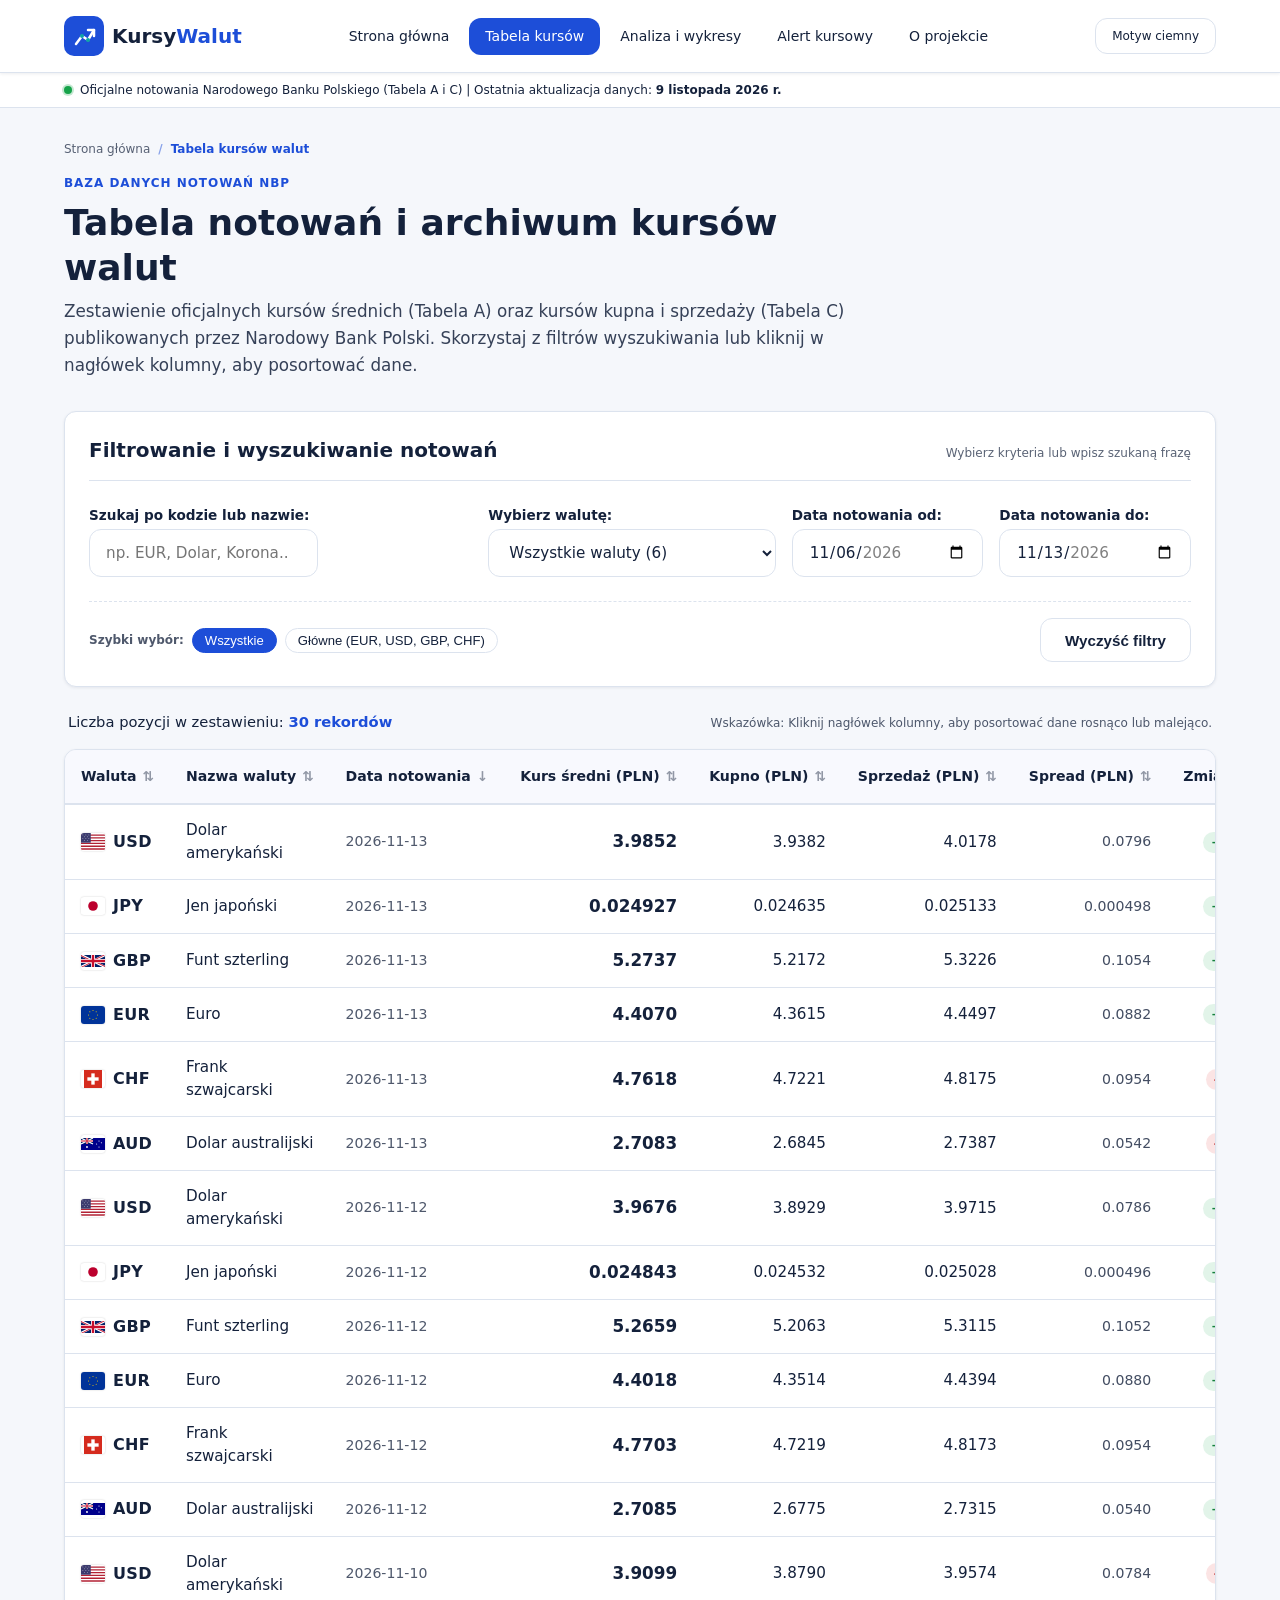
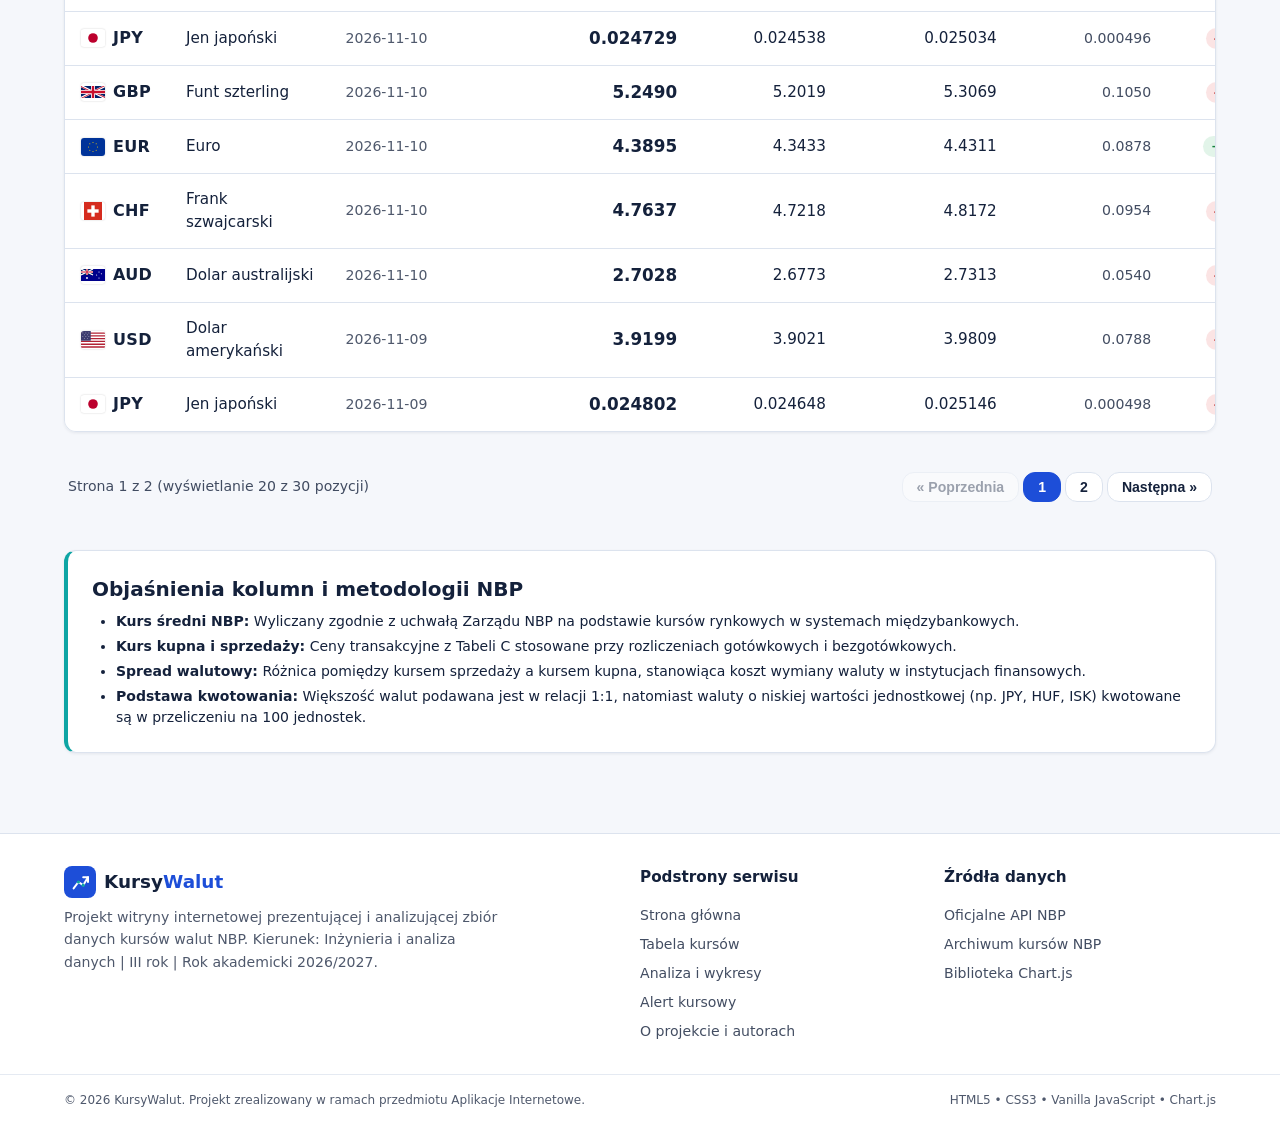
<file: dane.html>
<!DOCTYPE html>
<html lang="pl">
<head>
  <meta charset="UTF-8">
  <meta name="viewport" content="width=device-width, initial-scale=1.0">
  <meta name="description" content="Tabela kursów walut NBP – pełna lista notowań średnich, kupna i sprzedaży. Wyszukiwanie, filtrowanie po walucie i dacie oraz sortowanie kolumn.">
  <title>Tabela Kursów Walut NBP – Notowania, Filtry i Sortowanie | KursyWalut</title>
  <link rel="stylesheet" href="css/style.css">
</head>
<body>
  <!-- Główny nagłówek witryny z logo, nawigacją i przełącznikiem motywu -->
  <header class="naglowek-glowny">
    <div class="kontener naglowek-kontener">
      <a href="index.html" class="logo-link" aria-label="Strona główna KursyWalut">
        <img src="img/logo.svg" alt="Logo KursyWalut" class="logo-obrazek" width="40" height="40">
        <span class="logo-tekst">Kursy<strong>Walut</strong></span>
      </a>

      <nav class="nawigacja-glowna" aria-label="Główne menu nawigacyjne">
        <ul class="menu-lista">
          <li class="menu-element"><a href="index.html" class="menu-link">Strona główna</a></li>
          <li class="menu-element"><a href="dane.html" class="menu-link aktywny" aria-current="page">Tabela kursów</a></li>
          <li class="menu-element"><a href="analiza.html" class="menu-link">Analiza i wykresy</a></li>
          <li class="menu-element"><a href="formularz.html" class="menu-link">Alert kursowy</a></li>
          <li class="menu-element"><a href="o-projekcie.html" class="menu-link">O projekcie</a></li>
        </ul>
      </nav>

      <div class="akcje-naglowka">
        <button type="button" id="przelacznik-motywu" class="przycisk-motyw" aria-label="Przełącz motyw jasny / ciemny">
          Motyw ciemny
        </button>
      </div>
    </div>
  </header>

  <!-- Pasek informacyjny z datą notowań NBP -->
  <div class="pasek-info" role="region" aria-label="Informacja o aktualności notowań">
    <div class="kontener pasek-info-kontener">
      <span class="status-kropka" aria-hidden="true"></span>
      <p class="status-tekst">
        Oficjalne notowania Narodowego Banku Polskiego (Tabela A i C) | Ostatnia aktualizacja danych: <strong>9 listopada 2026 r.</strong>
      </p>
    </div>
  </div>

  <!-- Główna zawartość podstrony z tabelą danych -->
  <main class="glowna-zawartosc">
    <div class="kontener">

      <!-- Okruszki chleba (breadcrumbs) -->
      <nav class="okruszki" aria-label="Ścieżka powrotu">
        <ol class="okruszki-lista">
          <li><a href="index.html">Strona główna</a></li>
          <li aria-current="page">Tabela kursów walut</li>
        </ol>
      </nav>

      <!-- Nagłówek sekcji z tabelą -->
      <header class="podstrona-naglowek">
        <span class="nadtytul">Baza danych notowań NBP</span>
        <h1 class="tytul-podstrony">Tabela notowań i archiwum kursów walut</h1>
        <p class="podstrona-opis">
          Zestawienie oficjalnych kursów średnich (Tabela A) oraz kursów kupna i sprzedaży (Tabela C) publikowanych przez Narodowy Bank Polski. Skorzystaj z filtrów wyszukiwania lub kliknij w nagłówek kolumny, aby posortować dane.
        </p>
      </header>

      <!-- Moduł filtrów i wyszukiwarki -->
      <section class="panel-filtrow-kontener" aria-labelledby="naglowek-filtrow">
        <div class="panel-filtrow-naglowek">
          <h2 id="naglowek-filtrow" class="panel-filtrow-tytul">Filtrowanie i wyszukiwanie notowań</h2>
          <span class="podpowiedz-filtrow">Wybierz kryteria lub wpisz szukaną frazę</span>
        </div>

        <form class="formularz-filtrow" id="formularz-filtrow" onsubmit="return false;">
          <div class="siatka-filtrow">
            
            <!-- Wyszukiwarka tekstowa -->
            <div class="grupa-filtra grupa-filtra-szukaj">
              <label for="filtr-szukaj" class="etykieta-filtra">Szukaj po kodzie lub nazwie:</label>
              <div class="pole-ikona-kontener">
                <input type="search" id="filtr-szukaj" class="pole-tekstowe" placeholder="np. EUR, Dolar, Korona..." aria-label="Wyszukaj walutę po kodzie lub nazwie">
              </div>
            </div>

            <!-- Filtr wyboru waluty -->
            <div class="grupa-filtra">
              <label for="filtr-waluta" class="etykieta-filtra">Wybierz walutę:</label>
              <select id="filtr-waluta" class="pole-wyboru" aria-label="Filtruj po walucie">
                <option value="wszystkie" selected>Wszystkie waluty (20)</option>
                <option value="EUR">EUR - Euro</option>
                <option value="USD">USD - Dolar amerykański</option>
                <option value="GBP">GBP - Funt szterling</option>
                <option value="CHF">CHF - Frank szwajcarski</option>
                <option value="NOK">NOK - Korona norweska</option>
                <option value="SEK">SEK - Korona szwedzka</option>
                <option value="CZK">CZK - Korona czeska</option>
                <option value="HUF">HUF - Forint węgierski</option>
                <option value="JPY">JPY - Jen japoński</option>
                <option value="DKK">DKK - Korona duńska</option>
                <option value="CAD">CAD - Dolar kanadyjski</option>
                <option value="AUD">AUD - Dolar australijski</option>
                <option value="NZD">NZD - Dolar nowozelandzki</option>
                <option value="RON">RON - Lej rumuński</option>
                <option value="BGN">BGN - Lew bułgarski</option>
                <option value="TRY">TRY - Lira turecka</option>
                <option value="ILS">ILS - Nowy izraelski szekel</option>
                <option value="ISK">ISK - Korona islandzka</option>
                <option value="SGD">SGD - Dolar singapurski</option>
                <option value="UAH">UAH - Hrywna ukraińska</option>
              </select>
            </div>

            <!-- Data od -->
            <div class="grupa-filtra">
              <label for="filtr-od" class="etykieta-filtra">Data notowania od:</label>
              <input type="date" id="filtr-od" class="pole-tekstowe" value="2026-11-01" aria-label="Data początkowa zakresu">
            </div>

            <!-- Data do -->
            <div class="grupa-filtra">
              <label for="filtr-do" class="etykieta-filtra">Data notowania do:</label>
              <input type="date" id="filtr-do" class="pole-tekstowe" value="2026-11-09" aria-label="Data końcowa zakresu">
            </div>

          </div>

          <!-- Pasek akcji i szybkich filtrów -->
          <div class="belka-akcji-filtrow">
            <div class="tagi-szybkich-filtrow" role="group" aria-label="Szybkie kategorie walut">
              <span class="tagi-etykieta">Szybki wybór:</span>
              <button type="button" class="przycisk-tag aktywny">Wszystkie</button>
              <button type="button" class="przycisk-tag">Główne (EUR, USD, GBP, CHF)</button>
              <button type="button" class="przycisk-tag">Skandynawia (NOK, SEK, DKK)</button>
              <button type="button" class="przycisk-tag">Region CEE (CZK, HUF, RON)</button>
            </div>

            <div class="przyciski-akcji-filtrow">
              <button type="reset" class="przycisk przycisk-drugorzedny" id="przycisk-reset-filtrow">
                Wyczyść filtry
              </button>
            </div>
          </div>
        </form>
      </section>

      <!-- Pasek stanu tabeli: Licznik rekordów i informacja o sortowaniu -->
      <div class="pasek-stanu-tabeli">
        <div class="licznik-box">
          <span class="licznik-etykieta">Liczba pozycji w zestawieniu:</span>
          <strong id="licznik-rekordow" class="licznik-liczba">20 rekordów</strong>
        </div>
        <div class="instrukcja-sortowania">
          <span class="instrukcja-tekst">Wskazówka: Kliknij nagłówek kolumny, aby posortować dane rosnąco lub malejąco.</span>
        </div>
      </div>

      <!-- Tabela kursów walut -->
      <div class="opakowanie-tabeli" role="region" aria-label="Tabela notowań kursów walut NBP" tabindex="0">
        <table id="tabela-kursow" class="tabela-kursow-glowna">
          <caption class="ukryty-tekst">Oficjalne kursy walut obcych Narodowego Banku Polskiego</caption>
          <thead>
            <tr>
              <th scope="col" data-sort="waluta" class="kolumna-sortowalna" title="Kliknij, aby posortować po kodzie ISO">
                <div class="naglowek-komorka">
                  <span>Waluta</span>
                  <span class="ikona-sort" aria-hidden="true">&#x21C5;</span>
                </div>
              </th>
              <th scope="col" data-sort="nazwa" class="kolumna-sortowalna" title="Kliknij, aby posortować po nazwie waluty">
                <div class="naglowek-komorka">
                  <span>Nazwa waluty</span>
                  <span class="ikona-sort" aria-hidden="true">&#x21C5;</span>
                </div>
              </th>
              <th scope="col" data-sort="data" class="kolumna-sortowalna" title="Kliknij, aby posortować po dacie publikacji">
                <div class="naglowek-komorka">
                  <span>Data notowania</span>
                  <span class="ikona-sort" aria-hidden="true">&#x21C5;</span>
                </div>
              </th>
              <th scope="col" data-sort="sredni" class="kolumna-sortowalna kolumna-liczba" title="Kliknij, aby posortować po kursie średnim">
                <div class="naglowek-komorka prawo">
                  <span>Kurs średni (PLN)</span>
                  <span class="ikona-sort" aria-hidden="true">&#x21C5;</span>
                </div>
              </th>
              <th scope="col" data-sort="kupno" class="kolumna-sortowalna kolumna-liczba" title="Kliknij, aby posortować po kursie kupna">
                <div class="naglowek-komorka prawo">
                  <span>Kupno (PLN)</span>
                  <span class="ikona-sort" aria-hidden="true">&#x21C5;</span>
                </div>
              </th>
              <th scope="col" data-sort="sprzedaz" class="kolumna-sortowalna kolumna-liczba" title="Kliknij, aby posortować po kursie sprzedaży">
                <div class="naglowek-komorka prawo">
                  <span>Sprzedaż (PLN)</span>
                  <span class="ikona-sort" aria-hidden="true">&#x21C5;</span>
                </div>
              </th>
              <th scope="col" data-sort="spread" class="kolumna-sortowalna kolumna-liczba" title="Kliknij, aby posortować po wielkości spreadu">
                <div class="naglowek-komorka prawo">
                  <span>Spread (PLN)</span>
                  <span class="ikona-sort" aria-hidden="true">&#x21C5;</span>
                </div>
              </th>
              <th scope="col" data-sort="zmiana" class="kolumna-sortowalna kolumna-srodek" title="Kliknij, aby posortować po zmianie procentowej">
                <div class="naglowek-komorka srodek">
                  <span>Zmiana 24h</span>
                  <span class="ikona-sort" aria-hidden="true">&#x21C5;</span>
                </div>
              </th>
            </tr>
          </thead>
          <tbody id="tabela-kursow-cialo">
            <!-- Rekord 1: Euro -->
            <tr>
              <td>
                <div class="waluta-identyfikator">
                  <img src="img/flagi/eur.svg" alt="Flaga Unii Europejskiej" class="flaga-ikona" width="24" height="18">
                  <span class="waluta-kod">EUR</span>
                </div>
              </td>
              <td class="waluta-nazwa">Euro</td>
              <td class="komorka-data">2026-11-09</td>
              <td class="komorka-liczba kurs-glowny">4.3873</td>
              <td class="komorka-liczba">4.3434</td>
              <td class="komorka-liczba">4.4312</td>
              <td class="komorka-liczba komorka-spread">0.0878</td>
              <td class="komorka-srodek">
                <span class="odznaka-zmiany odznaka-wzrost">+0.12%</span>
              </td>
            </tr>

            <!-- Rekord 2: Dolar amerykański -->
            <tr>
              <td>
                <div class="waluta-identyfikator">
                  <img src="img/flagi/usd.svg" alt="Flaga Stanów Zjednoczonych" class="flaga-ikona" width="24" height="18">
                  <span class="waluta-kod">USD</span>
                </div>
              </td>
              <td class="waluta-nazwa">Dolar amerykański</td>
              <td class="komorka-data">2026-11-09</td>
              <td class="komorka-liczba kurs-glowny">3.9199</td>
              <td class="komorka-liczba">3.8807</td>
              <td class="komorka-liczba">3.9591</td>
              <td class="komorka-liczba komorka-spread">0.0784</td>
              <td class="komorka-srodek">
                <span class="odznaka-zmiany odznaka-spadek">-0.25%</span>
              </td>
            </tr>

            <!-- Rekord 3: Funt szterling -->
            <tr>
              <td>
                <div class="waluta-identyfikator">
                  <img src="img/flagi/gbp.svg" alt="Flaga Wielkiej Brytanii" class="flaga-ikona" width="24" height="18">
                  <span class="waluta-kod">GBP</span>
                </div>
              </td>
              <td class="waluta-nazwa">Funt szterling</td>
              <td class="komorka-data">2026-11-09</td>
              <td class="komorka-liczba kurs-glowny">5.2593</td>
              <td class="komorka-liczba">5.2067</td>
              <td class="komorka-liczba">5.3119</td>
              <td class="komorka-liczba komorka-spread">0.1052</td>
              <td class="komorka-srodek">
                <span class="odznaka-zmiany odznaka-wzrost">+0.18%</span>
              </td>
            </tr>

            <!-- Rekord 4: Frank szwajcarski -->
            <tr>
              <td>
                <div class="waluta-identyfikator">
                  <img src="img/flagi/chf.svg" alt="Flaga Szwajcarii" class="flaga-ikona" width="24" height="18">
                  <span class="waluta-kod">CHF</span>
                </div>
              </td>
              <td class="waluta-nazwa">Frank szwajcarski</td>
              <td class="komorka-data">2026-11-09</td>
              <td class="komorka-liczba kurs-glowny">4.7925</td>
              <td class="komorka-liczba">4.7446</td>
              <td class="komorka-liczba">4.8404</td>
              <td class="komorka-liczba komorka-spread">0.0958</td>
              <td class="komorka-srodek">
                <span class="odznaka-zmiany odznaka-wzrost">+0.31%</span>
              </td>
            </tr>

            <!-- Rekord 5: Korona norweska -->
            <tr>
              <td>
                <div class="waluta-identyfikator">
                  <img src="img/flagi/nok.svg" alt="Flaga Norwegii" class="flaga-ikona" width="24" height="18">
                  <span class="waluta-kod">NOK</span>
                </div>
              </td>
              <td class="waluta-nazwa">Korona norweska</td>
              <td class="komorka-data">2026-11-09</td>
              <td class="komorka-liczba kurs-glowny">0.4179</td>
              <td class="komorka-liczba">0.4137</td>
              <td class="komorka-liczba">0.4221</td>
              <td class="komorka-liczba komorka-spread">0.0084</td>
              <td class="komorka-srodek">
                <span class="odznaka-zmiany odznaka-wzrost">+0.45%</span>
              </td>
            </tr>

            <!-- Rekord 6: Korona szwedzka -->
            <tr>
              <td>
                <div class="waluta-identyfikator">
                  <img src="img/flagi/sek.svg" alt="Flaga Szwecji" class="flaga-ikona" width="24" height="18">
                  <span class="waluta-kod">SEK</span>
                </div>
              </td>
              <td class="waluta-nazwa">Korona szwedzka</td>
              <td class="komorka-data">2026-11-09</td>
              <td class="komorka-liczba kurs-glowny">0.3989</td>
              <td class="komorka-liczba">0.3949</td>
              <td class="komorka-liczba">0.4029</td>
              <td class="komorka-liczba komorka-spread">0.0080</td>
              <td class="komorka-srodek">
                <span class="odznaka-zmiany odznaka-wzrost">+0.20%</span>
              </td>
            </tr>

            <!-- Rekord 7: Korona czeska -->
            <tr>
              <td>
                <div class="waluta-identyfikator">
                  <img src="img/flagi/czk.svg" alt="Flaga Czech" class="flaga-ikona" width="24" height="18">
                  <span class="waluta-kod">CZK</span>
                </div>
              </td>
              <td class="waluta-nazwa">Korona czeska</td>
              <td class="komorka-data">2026-11-09</td>
              <td class="komorka-liczba kurs-glowny">0.1802</td>
              <td class="komorka-liczba">0.1784</td>
              <td class="komorka-liczba">0.1820</td>
              <td class="komorka-liczba komorka-spread">0.0036</td>
              <td class="komorka-srodek">
                <span class="odznaka-zmiany odznaka-spadek">-0.08%</span>
              </td>
            </tr>

            <!-- Rekord 8: Forint węgierski -->
            <tr>
              <td>
                <div class="waluta-identyfikator">
                  <img src="img/flagi/huf.svg" alt="Flaga Węgier" class="flaga-ikona" width="24" height="18">
                  <span class="waluta-kod">100 HUF</span>
                </div>
              </td>
              <td class="waluta-nazwa">Forint węgierski</td>
              <td class="komorka-data">2026-11-09</td>
              <td class="komorka-liczba kurs-glowny">1.2080</td>
              <td class="komorka-liczba">1.1959</td>
              <td class="komorka-liczba">1.2201</td>
              <td class="komorka-liczba komorka-spread">0.0242</td>
              <td class="komorka-srodek">
                <span class="odznaka-zmiany odznaka-spadek">-0.32%</span>
              </td>
            </tr>

            <!-- Rekord 9: Jen japoński -->
            <tr>
              <td>
                <div class="waluta-identyfikator">
                  <img src="img/flagi/jpy.svg" alt="Flaga Japonii" class="flaga-ikona" width="24" height="18">
                  <span class="waluta-kod">100 JPY</span>
                </div>
              </td>
              <td class="waluta-nazwa">Jen japoński</td>
              <td class="komorka-data">2026-11-09</td>
              <td class="komorka-liczba kurs-glowny">2.5840</td>
              <td class="komorka-liczba">2.5582</td>
              <td class="komorka-liczba">2.6098</td>
              <td class="komorka-liczba komorka-spread">0.0516</td>
              <td class="komorka-srodek">
                <span class="odznaka-zmiany odznaka-spadek">-0.15%</span>
              </td>
            </tr>

            <!-- Rekord 10: Korona duńska -->
            <tr>
              <td>
                <div class="waluta-identyfikator">
                  <img src="img/flagi/dkk.svg" alt="Flaga Danii" class="flaga-ikona" width="24" height="18">
                  <span class="waluta-kod">DKK</span>
                </div>
              </td>
              <td class="waluta-nazwa">Korona duńska</td>
              <td class="komorka-data">2026-11-09</td>
              <td class="komorka-liczba kurs-glowny">0.5882</td>
              <td class="komorka-liczba">0.5823</td>
              <td class="komorka-liczba">0.5941</td>
              <td class="komorka-liczba komorka-spread">0.0118</td>
              <td class="komorka-srodek">
                <span class="odznaka-zmiany odznaka-wzrost">+0.10%</span>
              </td>
            </tr>

            <!-- Rekord 11: Dolar kanadyjski -->
            <tr>
              <td>
                <div class="waluta-identyfikator">
                  <img src="img/flagi/cad.svg" alt="Flaga Kanady" class="flaga-ikona" width="24" height="18">
                  <span class="waluta-kod">CAD</span>
                </div>
              </td>
              <td class="waluta-nazwa">Dolar kanadyjski</td>
              <td class="komorka-data">2026-11-09</td>
              <td class="komorka-liczba kurs-glowny">2.8712</td>
              <td class="komorka-liczba">2.8425</td>
              <td class="komorka-liczba">2.8999</td>
              <td class="komorka-liczba komorka-spread">0.0574</td>
              <td class="komorka-srodek">
                <span class="odznaka-zmiany odznaka-spadek">-0.05%</span>
              </td>
            </tr>

            <!-- Rekord 12: Dolar australijski -->
            <tr>
              <td>
                <div class="waluta-identyfikator">
                  <img src="img/flagi/aud.svg" alt="Flaga Australii" class="flaga-ikona" width="24" height="18">
                  <span class="waluta-kod">AUD</span>
                </div>
              </td>
              <td class="waluta-nazwa">Dolar australijski</td>
              <td class="komorka-data">2026-11-09</td>
              <td class="komorka-liczba kurs-glowny">2.5930</td>
              <td class="komorka-liczba">2.5671</td>
              <td class="komorka-liczba">2.6189</td>
              <td class="komorka-liczba komorka-spread">0.0518</td>
              <td class="komorka-srodek">
                <span class="odznaka-zmiany odznaka-wzrost">+0.22%</span>
              </td>
            </tr>

            <!-- Rekord 13: Dolar nowozelandzki -->
            <tr>
              <td>
                <div class="waluta-identyfikator">
                  <img src="img/flagi/aud.svg" alt="Flaga Nowej Zelandii" class="flaga-ikona" width="24" height="18">
                  <span class="waluta-kod">NZD</span>
                </div>
              </td>
              <td class="waluta-nazwa">Dolar nowozelandzki</td>
              <td class="komorka-data">2026-11-09</td>
              <td class="komorka-liczba kurs-glowny">2.3745</td>
              <td class="komorka-liczba">2.3508</td>
              <td class="komorka-liczba">2.3982</td>
              <td class="komorka-liczba komorka-spread">0.0474</td>
              <td class="komorka-srodek">
                <span class="odznaka-zmiany odznaka-wzrost">+0.14%</span>
              </td>
            </tr>

            <!-- Rekord 14: Lej rumuński -->
            <tr>
              <td>
                <div class="waluta-identyfikator">
                  <img src="img/flagi/ron.svg" alt="Flaga Rumunii" class="flaga-ikona" width="24" height="18">
                  <span class="waluta-kod">RON</span>
                </div>
              </td>
              <td class="waluta-nazwa">Lej rumuński</td>
              <td class="komorka-data">2026-11-09</td>
              <td class="komorka-liczba kurs-glowny">0.8814</td>
              <td class="komorka-liczba">0.8726</td>
              <td class="komorka-liczba">0.8902</td>
              <td class="komorka-liczba komorka-spread">0.0176</td>
              <td class="komorka-srodek">
                <span class="odznaka-zmiany odznaka-wzrost">+0.02%</span>
              </td>
            </tr>

            <!-- Rekord 15: Lew bułgarski -->
            <tr>
              <td>
                <div class="waluta-identyfikator">
                  <img src="img/flagi/bgn.svg" alt="Flaga Bułgarii" class="flaga-ikona" width="24" height="18">
                  <span class="waluta-kod">BGN</span>
                </div>
              </td>
              <td class="waluta-nazwa">Lew bułgarski</td>
              <td class="komorka-data">2026-11-09</td>
              <td class="komorka-liczba kurs-glowny">2.2432</td>
              <td class="komorka-liczba">2.2208</td>
              <td class="komorka-liczba">2.2656</td>
              <td class="komorka-liczba komorka-spread">0.0448</td>
              <td class="komorka-srodek">
                <span class="odznaka-zmiany odznaka-wzrost">+0.11%</span>
              </td>
            </tr>

            <!-- Rekord 16: Lira turecka -->
            <tr>
              <td>
                <div class="waluta-identyfikator">
                  <img src="img/flagi/try.svg" alt="Flaga Turcji" class="flaga-ikona" width="24" height="18">
                  <span class="waluta-kod">TRY</span>
                </div>
              </td>
              <td class="waluta-nazwa">Lira turecka</td>
              <td class="komorka-data">2026-11-09</td>
              <td class="komorka-liczba kurs-glowny">0.1142</td>
              <td class="komorka-liczba">0.1131</td>
              <td class="komorka-liczba">0.1153</td>
              <td class="komorka-liczba komorka-spread">0.0022</td>
              <td class="komorka-srodek">
                <span class="odznaka-zmiany odznaka-spadek">-0.65%</span>
              </td>
            </tr>

            <!-- Rekord 17: Nowy izraelski szekel -->
            <tr>
              <td>
                <div class="waluta-identyfikator">
                  <img src="img/flagi/ils.svg" alt="Flaga Izraela" class="flaga-ikona" width="24" height="18">
                  <span class="waluta-kod">ILS</span>
                </div>
              </td>
              <td class="waluta-nazwa">Nowy izraelski szekel</td>
              <td class="komorka-data">2026-11-09</td>
              <td class="komorka-liczba kurs-glowny">1.0562</td>
              <td class="komorka-liczba">1.0456</td>
              <td class="komorka-liczba">1.0668</td>
              <td class="komorka-liczba komorka-spread">0.0212</td>
              <td class="komorka-srodek">
                <span class="odznaka-zmiany odznaka-wzrost">+0.19%</span>
              </td>
            </tr>

            <!-- Rekord 18: Korona islandzka -->
            <tr>
              <td>
                <div class="waluta-identyfikator">
                  <img src="img/flagi/isk.svg" alt="Flaga Islandii" class="flaga-ikona" width="24" height="18">
                  <span class="waluta-kod">100 ISK</span>
                </div>
              </td>
              <td class="waluta-nazwa">Korona islandzka</td>
              <td class="komorka-data">2026-11-09</td>
              <td class="komorka-liczba kurs-glowny">2.8910</td>
              <td class="komorka-liczba">2.8621</td>
              <td class="komorka-liczba">2.9199</td>
              <td class="komorka-liczba komorka-spread">0.0578</td>
              <td class="komorka-srodek">
                <span class="odznaka-zmiany odznaka-spadek">-0.12%</span>
              </td>
            </tr>

            <!-- Rekord 19: Dolar singapurski -->
            <tr>
              <td>
                <div class="waluta-identyfikator">
                  <img src="img/flagi/sgd.svg" alt="Flaga Singapuru" class="flaga-ikona" width="24" height="18">
                  <span class="waluta-kod">SGD</span>
                </div>
              </td>
              <td class="waluta-nazwa">Dolar singapurski</td>
              <td class="komorka-data">2026-11-09</td>
              <td class="komorka-liczba kurs-glowny">2.9920</td>
              <td class="komorka-liczba">2.9621</td>
              <td class="komorka-liczba">3.0219</td>
              <td class="komorka-liczba komorka-spread">0.0598</td>
              <td class="komorka-srodek">
                <span class="odznaka-zmiany odznaka-wzrost">+0.07%</span>
              </td>
            </tr>

            <!-- Rekord 20: Hrywna ukraińska -->
            <tr>
              <td>
                <div class="waluta-identyfikator">
                  <img src="img/flagi/uah.svg" alt="Flaga Ukrainy" class="flaga-ikona" width="24" height="18">
                  <span class="waluta-kod">UAH</span>
                </div>
              </td>
              <td class="waluta-nazwa">Hrywna ukraińska</td>
              <td class="komorka-data">2026-11-09</td>
              <td class="komorka-liczba kurs-glowny">0.0945</td>
              <td class="komorka-liczba">0.0936</td>
              <td class="komorka-liczba">0.0954</td>
              <td class="komorka-liczba komorka-spread">0.0018</td>
              <td class="komorka-srodek">
                <span class="odznaka-zmiany odznaka-spadek">-0.10%</span>
              </td>
            </tr>
          </tbody>
        </table>
      </div>

      <!-- Paginacja i podsumowanie wyników -->
      <nav class="tabela-paginacja" aria-label="Nawigacja stronami tabeli">
        <div class="paginacja-opis">
          Strona <strong>1</strong> z <strong>1</strong> (wyświetlanie 20 z 20 pozycji)
        </div>
        <div class="paginacja-przyciski">
          <button type="button" class="przycisk-paginacji" disabled aria-label="Poprzednia strona">&laquo; Poprzednia</button>
          <button type="button" class="przycisk-paginacji aktywny" aria-current="page">1</button>
          <button type="button" class="przycisk-paginacji" disabled aria-label="Następna strona">Następna &raquo;</button>
        </div>
      </nav>

      <!-- Sekcja objaśniająca pojęcia i zasady (Aside) -->
      <aside class="panel-informacyjny" aria-labelledby="tytul-objasnienia">
        <div class="panel-informacyjny-tresc">
          <h3 id="tytul-objasnienia" class="aside-tytul">Objaśnienia kolumn i metodologii NBP</h3>
          <ul class="lista-cech">
            <li><strong>Kurs średni NBP:</strong> Wyliczany zgodnie z uchwałą Zarządu NBP na podstawie kursów rynkowych w systemach międzybankowych.</li>
            <li><strong>Kurs kupna i sprzedaży:</strong> Ceny transakcyjne z Tabeli C stosowane przy rozliczeniach gotówkowych i bezgotówkowych.</li>
            <li><strong>Spread walutowy:</strong> Różnica pomiędzy kursem sprzedaży a kursem kupna, stanowiąca koszt wymiany waluty w instytucjach finansowych.</li>
            <li><strong>Podstawa kwotowania:</strong> Większość walut podawana jest w relacji 1:1, natomiast waluty o niskiej wartości jednostkowej (np. JPY, HUF, ISK) kwotowane są w przeliczeniu na 100 jednostek.</li>
          </ul>
        </div>
      </aside>

    </div>
  </main>

  <!-- Stopka witryny -->
  <footer class="stopka-glowna">
    <div class="kontener stopka-kontener">
      <div class="stopka-kolumna">
        <div class="logo-stopka">
          <img src="img/logo.svg" alt="KursyWalut" width="32" height="32">
          <span>Kursy<strong>Walut</strong></span>
        </div>
        <p class="stopka-opis">
          Projekt witryny internetowej prezentującej i analizującej zbiór danych kursów walut NBP.
          Kierunek: Inżynieria i analiza danych | III rok | Rok akademicki 2026/2027.
        </p>
      </div>

      <div class="stopka-kolumna">
        <h4 class="stopka-naglowek">Podstrony serwisu</h4>
        <ul class="stopka-lista">
          <li><a href="index.html">Strona główna</a></li>
          <li><a href="dane.html">Tabela kursów</a></li>
          <li><a href="analiza.html">Analiza i wykresy</a></li>
          <li><a href="formularz.html">Alert kursowy</a></li>
          <li><a href="o-projekcie.html">O projekcie i autorach</a></li>
        </ul>
      </div>

      <div class="stopka-kolumna">
        <h4 class="stopka-naglowek">Źródła danych</h4>
        <ul class="stopka-lista">
          <li><a href="https://api.nbp.pl/" target="_blank" rel="noopener noreferrer">Oficjalne API NBP</a></li>
          <li><a href="https://nbp.pl/statystyka-i-sprawozdawczosc/kursy/" target="_blank" rel="noopener noreferrer">Archiwum kursów NBP</a></li>
          <li><a href="https://www.chartjs.org/" target="_blank" rel="noopener noreferrer">Biblioteka Chart.js</a></li>
        </ul>
      </div>
    </div>

    <div class="stopka-dol">
      <div class="kontener stopka-dol-kontener">
        <p>&copy; 2026 KursyWalut. Projekt zrealizowany w ramach przedmiotu Aplikacje Internetowe.</p>
        <p class="stopka-technologie">HTML5 &bull; CSS3 &bull; Vanilla JavaScript &bull; Chart.js</p>
      </div>
    </div>
  </footer>

  <!-- Dołączenie skryptu wspólnego (motyw jasny/ciemny) -->
  <script src="js/common.js"></script>

  <!-- Skrypty logiki tabeli, wyszukiwania i sortowania (moduł Osoby A): -->
  <script src="js/data.js"></script>
  <script src="js/table.js"></script>
</body>
</html>
</file>
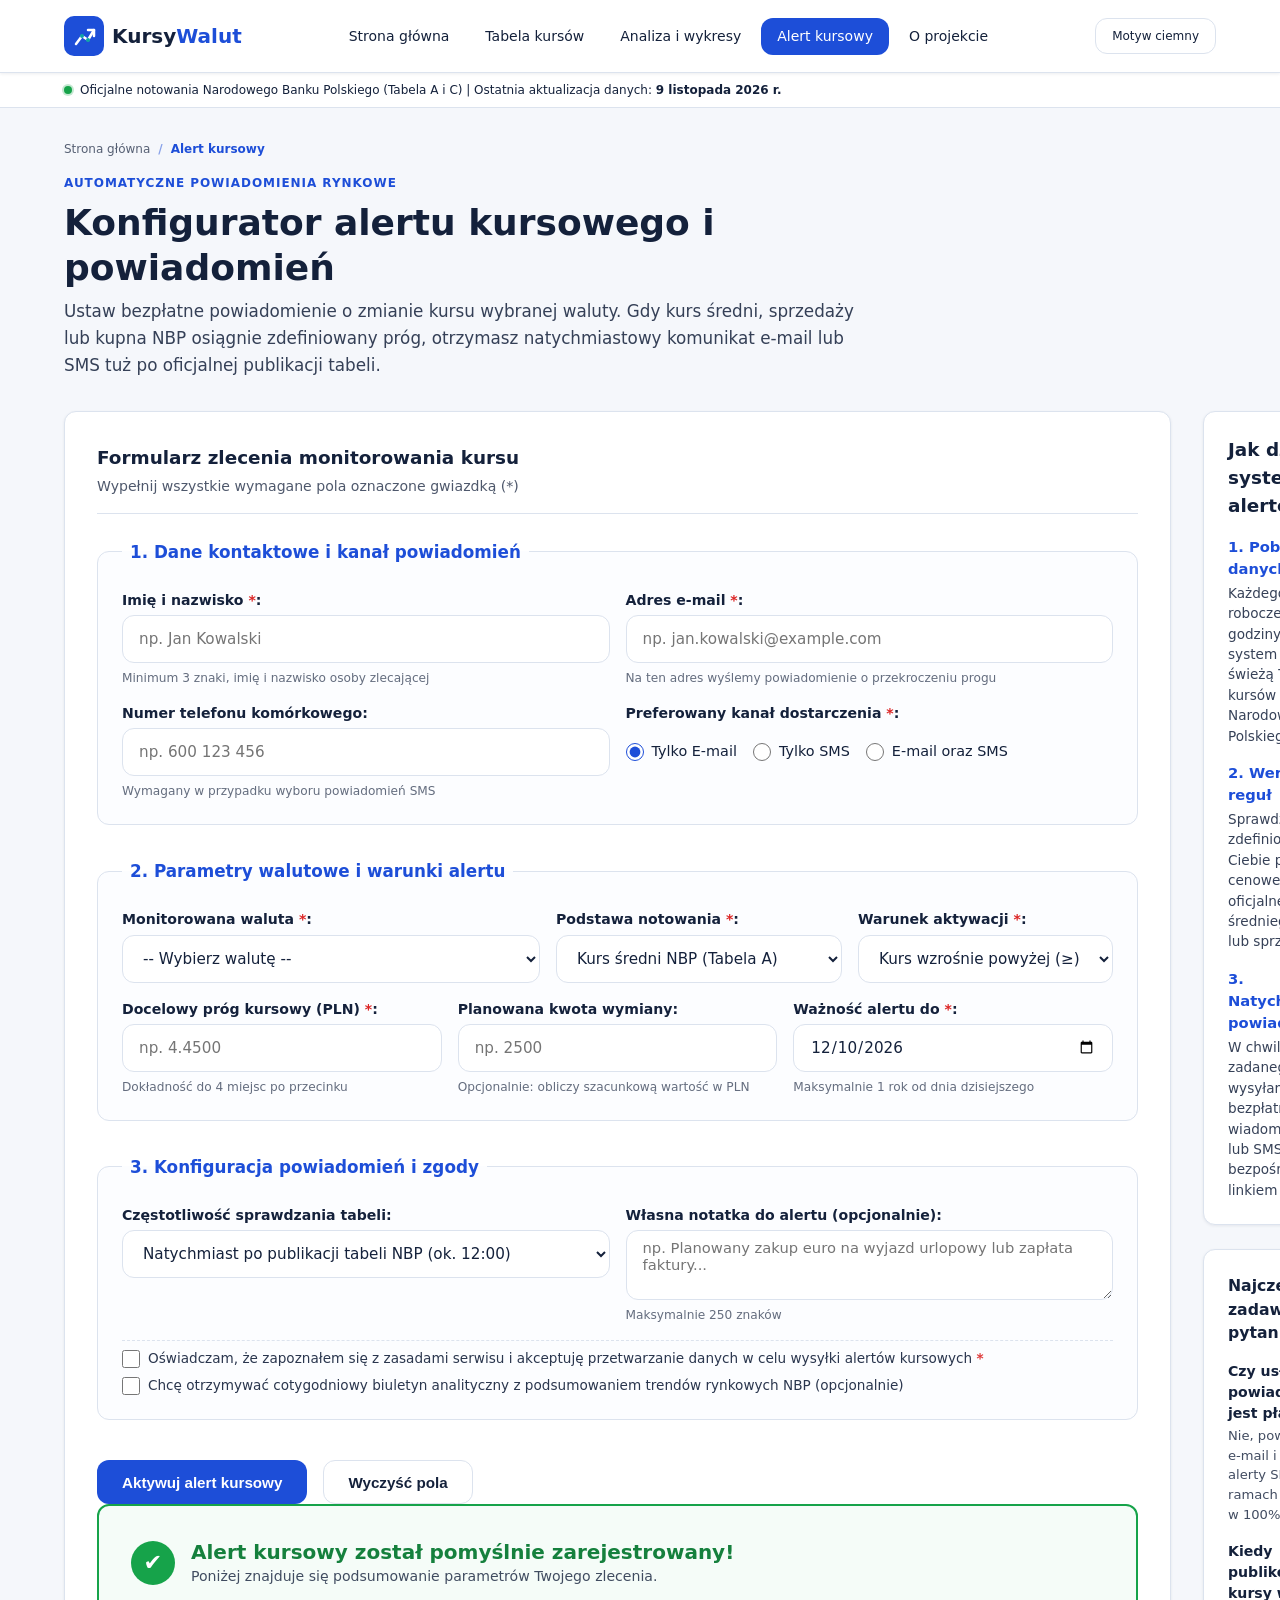
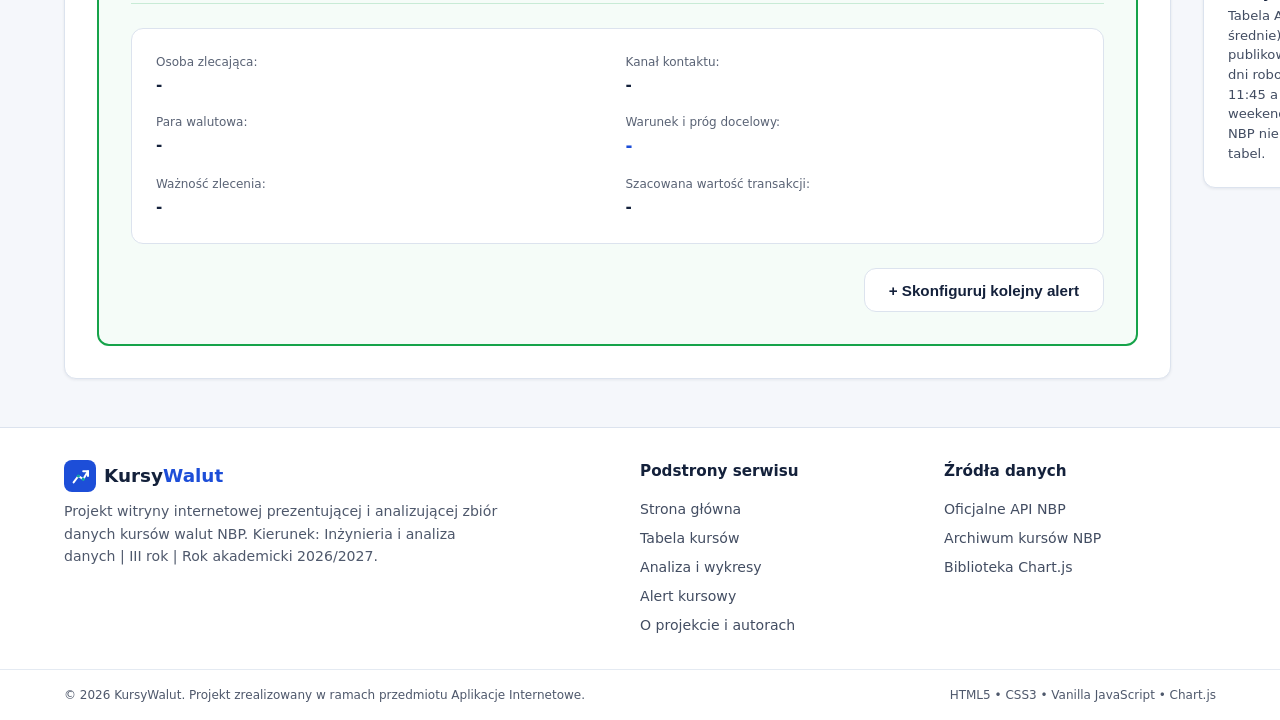
<file: formularz.html>
<!DOCTYPE html>
<html lang="pl">
<head>
  <meta charset="UTF-8">
  <meta name="viewport" content="width=device-width, initial-scale=1.0">
  <meta name="description" content="Formularz powiadomień i alertów kursowych NBP – skonfiguruj powiadomienia e-mail lub SMS po osiągnięciu docelowego progu kursu waluty.">
  <title>Konfigurator Alertu Kursowego NBP – Powiadomienia | KursyWalut</title>
  <link rel="stylesheet" href="css/style.css">
</head>
<body>
  <!-- Główny nagłówek witryny z logo, nawigacją i przełącznikiem motywu -->
  <header class="naglowek-glowny">
    <div class="kontener naglowek-kontener">
      <a href="index.html" class="logo-link" aria-label="Strona główna KursyWalut">
        <img src="img/logo.svg" alt="Logo KursyWalut" class="logo-obrazek" width="40" height="40">
        <span class="logo-tekst">Kursy<strong>Walut</strong></span>
      </a>

      <nav class="nawigacja-glowna" aria-label="Główne menu nawigacyjne">
        <ul class="menu-lista">
          <li class="menu-element"><a href="index.html" class="menu-link">Strona główna</a></li>
          <li class="menu-element"><a href="dane.html" class="menu-link">Tabela kursów</a></li>
          <li class="menu-element"><a href="analiza.html" class="menu-link">Analiza i wykresy</a></li>
          <li class="menu-element"><a href="formularz.html" class="menu-link aktywny" aria-current="page">Alert kursowy</a></li>
          <li class="menu-element"><a href="o-projekcie.html" class="menu-link">O projekcie</a></li>
        </ul>
      </nav>

      <div class="akcje-naglowka">
        <button type="button" id="przelacznik-motywu" class="przycisk-motyw" aria-label="Przełącz motyw jasny / ciemny">
          Motyw ciemny
        </button>
      </div>
    </div>
  </header>

  <!-- Pasek informacyjny z datą notowań NBP -->
  <div class="pasek-info" role="region" aria-label="Informacja o aktualności notowań">
    <div class="kontener pasek-info-kontener">
      <span class="status-kropka" aria-hidden="true"></span>
      <p class="status-tekst">
        Oficjalne notowania Narodowego Banku Polskiego (Tabela A i C) | Ostatnia aktualizacja danych: <strong>9 listopada 2026 r.</strong>
      </p>
    </div>
  </div>

  <!-- Główna zawartość podstrony z formularzem -->
  <main class="glowna-zawartosc">
    <div class="kontener">

      <!-- Okruszki chleba (breadcrumbs) -->
      <nav class="okruszki" aria-label="Ścieżka powrotu">
        <ol class="okruszki-lista">
          <li><a href="index.html">Strona główna</a></li>
          <li aria-current="page">Alert kursowy</li>
        </ol>
      </nav>

      <!-- Nagłówek podstrony -->
      <header class="podstrona-naglowek">
        <span class="nadtytul">Automatyczne powiadomienia rynkowe</span>
        <h1 class="tytul-podstrony">Konfigurator alertu kursowego i powiadomień</h1>
        <p class="podstrona-opis">
          Ustaw bezpłatne powiadomienie o zmianie kursu wybranej waluty. Gdy kurs średni, sprzedaży lub kupna NBP osiągnie zdefiniowany próg, otrzymasz natychmiastowy komunikat e-mail lub SMS tuż po oficjalnej publikacji tabeli.
        </p>
      </header>

      <div class="uklad-formularza-siatka">
        
        <!-- Główna sekcja formularza zgłoszeniowego -->
        <section class="panel-formularza-glowny" aria-labelledby="naglowek-formularza">
          <header class="panel-formularza-naglowek">
            <h2 id="naglowek-formularza" class="sekcja-tytul-maly">Formularz zlecenia monitorowania kursu</h2>
            <p class="podpowiedz-formularza">Wypełnij wszystkie wymagane pola oznaczone gwiazdką (*)</p>
          </header>

          <!-- Komunikat walidacji / błędu -->
          <div id="alert-komunikat" class="alert-komunikat" role="alert" aria-live="assertive" hidden></div>

          <form id="formularz-alertu" class="formularz-alertu" novalidate>
            
            <!-- GRUPA 1: Dane kontaktowe i kanał powiadomień -->
            <fieldset class="grupa-formularza">
              <legend class="legenda-formularza">1. Dane kontaktowe i kanał powiadomień</legend>

              <div class="siatka-pol-dwa-wiersze">
                <div class="grupa-pol">
                  <label for="alert-nazwisko" class="etykieta-pola">Imię i nazwisko <span class="znak-wymagane" aria-hidden="true">*</span>:</label>
                  <input type="text" id="alert-nazwisko" name="nazwisko" class="pole-tekstowe" required minlength="3" maxlength="60" placeholder="np. Jan Kowalski" autocomplete="name">
                  <span class="pole-podpowiedz">Minimum 3 znaki, imię i nazwisko osoby zlecającej</span>
                </div>

                <div class="grupa-pol">
                  <label for="alert-email" class="etykieta-pola">Adres e-mail <span class="znak-wymagane" aria-hidden="true">*</span>:</label>
                  <input type="email" id="alert-email" name="email" class="pole-tekstowe" required placeholder="np. jan.kowalski@example.com" autocomplete="email">
                  <span class="pole-podpowiedz">Na ten adres wyślemy powiadomienie o przekroczeniu progu</span>
                </div>
              </div>

              <div class="siatka-pol-dwa-wiersze">
                <div class="grupa-pol">
                  <label for="alert-telefon" class="etykieta-pola">Numer telefonu komórkowego:</label>
                  <input type="tel" id="alert-telefon" name="telefon" class="pole-tekstowe" placeholder="np. 600 123 456" pattern="^(\+48\s?)?[0-9]{3}[\s-]?[0-9]{3}[\s-]?[0-9]{3}$" autocomplete="tel">
                  <span class="pole-podpowiedz">Wymagany w przypadku wyboru powiadomień SMS</span>
                </div>

                <div class="grupa-pol">
                  <span class="etykieta-pola">Preferowany kanał dostarczenia <span class="znak-wymagane" aria-hidden="true">*</span>:</span>
                  <div class="opcje-wyboru-radio" role="radiogroup" aria-label="Wybierz kanał powiadomienia">
                    <label class="opcja-radio-kontener">
                      <input type="radio" name="kanal" value="email" checked>
                      <span class="radio-tekst">Tylko E-mail</span>
                    </label>
                    <label class="opcja-radio-kontener">
                      <input type="radio" name="kanal" value="sms">
                      <span class="radio-tekst">Tylko SMS</span>
                    </label>
                    <label class="opcja-radio-kontener">
                      <input type="radio" name="kanal" value="oba">
                      <span class="radio-tekst">E-mail oraz SMS</span>
                    </label>
                  </div>
                </div>
              </div>
            </fieldset>

            <!-- GRUPA 2: Parametry monitorowanej waluty i progi alertu -->
            <fieldset class="grupa-formularza">
              <legend class="legenda-formularza">2. Parametry walutowe i warunki alertu</legend>

              <div class="siatka-pol-trzy-kolumny">
                <div class="grupa-pol">
                  <label for="alert-waluta" class="etykieta-pola">Monitorowana waluta <span class="znak-wymagane" aria-hidden="true">*</span>:</label>
                  <select id="alert-waluta" name="waluta" class="pole-wyboru" required>
                    <option value="" disabled selected>-- Wybierz walutę --</option>
                    <option value="EUR">EUR - Euro (kurs akt.: 4.3873 zł)</option>
                    <option value="USD">USD - Dolar amerykański (kurs akt.: 3.9199 zł)</option>
                    <option value="GBP">GBP - Funt szterling (kurs akt.: 5.2593 zł)</option>
                    <option value="CHF">CHF - Frank szwajcarski (kurs akt.: 4.7925 zł)</option>
                    <option value="NOK">NOK - Korona norweska (kurs akt.: 0.4179 zł)</option>
                    <option value="SEK">SEK - Korona szwedzka (kurs akt.: 0.3989 zł)</option>
                    <option value="CZK">CZK - Korona czeska (kurs akt.: 0.1802 zł)</option>
                    <option value="HUF">100 HUF - Forint węgierski (kurs akt.: 1.2080 zł)</option>
                    <option value="JPY">100 JPY - Jen japoński (kurs akt.: 2.5840 zł)</option>
                    <option value="CAD">CAD - Dolar kanadyjski (kurs akt.: 2.8712 zł)</option>
                  </select>
                </div>

                <div class="grupa-pol">
                  <label for="alert-rodzaj-kursu" class="etykieta-pola">Podstawa notowania <span class="znak-wymagane" aria-hidden="true">*</span>:</label>
                  <select id="alert-rodzaj-kursu" name="rodzajKursu" class="pole-wyboru" required>
                    <option value="sredni" selected>Kurs średni NBP (Tabela A)</option>
                    <option value="sprzedaz">Kurs sprzedaży NBP (Tabela C)</option>
                    <option value="kupno">Kurs kupna NBP (Tabela C)</option>
                  </select>
                </div>

                <div class="grupa-pol">
                  <label for="alert-kierunek" class="etykieta-pola">Warunek aktywacji <span class="znak-wymagane" aria-hidden="true">*</span>:</label>
                  <select id="alert-kierunek" name="kierunek" class="pole-wyboru" required>
                    <option value="powyzej" selected>Kurs wzrośnie powyżej (&ge;)</option>
                    <option value="ponizej">Kurs spadnie poniżej (&le;)</option>
                  </select>
                </div>
              </div>

              <div class="siatka-pol-trzy-kolumny">
                <div class="grupa-pol">
                  <label for="alert-prog" class="etykieta-pola">Docelowy próg kursowy (PLN) <span class="znak-wymagane" aria-hidden="true">*</span>:</label>
                  <input type="number" id="alert-prog" name="prog" class="pole-tekstowe" required min="0.0100" max="100.0000" step="0.0001" placeholder="np. 4.4500">
                  <span class="pole-podpowiedz">Dokładność do 4 miejsc po przecinku</span>
                </div>

                <div class="grupa-pol">
                  <label for="alert-kwota" class="etykieta-pola">Planowana kwota wymiany:</label>
                  <input type="number" id="alert-kwota" name="kwota" class="pole-tekstowe" min="10" max="10000000" step="10" placeholder="np. 2500">
                  <span class="pole-podpowiedz">Opcjonalnie: obliczy szacunkową wartość w PLN</span>
                </div>

                <div class="grupa-pol">
                  <label for="alert-data-waznosci" class="etykieta-pola">Ważność alertu do <span class="znak-wymagane" aria-hidden="true">*</span>:</label>
                  <input type="date" id="alert-data-waznosci" name="dataWaznosci" class="pole-tekstowe" required min="2026-11-10" max="2027-11-10" value="2026-12-10">
                  <span class="pole-podpowiedz">Maksymalnie 1 rok od dnia dzisiejszego</span>
                </div>
              </div>
            </fieldset>

            <!-- GRUPA 3: Częstotliwość, notatki i zgody regulaminowe -->
            <fieldset class="grupa-formularza">
              <legend class="legenda-formularza">3. Konfiguracja powiadomień i zgody</legend>

              <div class="siatka-pol-dwa-wiersze">
                <div class="grupa-pol">
                  <label for="alert-czestotliwosc" class="etykieta-pola">Częstotliwość sprawdzania tabeli:</label>
                  <select id="alert-czestotliwosc" name="czestotliwosc" class="pole-wyboru">
                    <option value="natychmiast" selected>Natychmiast po publikacji tabeli NBP (ok. 12:00)</option>
                    <option value="raz-dziennie">Raport dzienny zbiorczy (o godz. 17:00)</option>
                    <option value="jednorazowo">Alert jednorazowy (wyłącz po pierwszym spełnieniu)</option>
                  </select>
                </div>

                <div class="grupa-pol">
                  <label for="alert-uwagi" class="etykieta-pola">Własna notatka do alertu (opcjonalnie):</label>
                  <textarea id="alert-uwagi" name="uwagi" class="pole-obszar-tekstu" rows="2" maxlength="250" placeholder="np. Planowany zakup euro na wyjazd urlopowy lub zapłata faktury..."></textarea>
                  <span class="pole-podpowiedz">Maksymalnie 250 znaków</span>
                </div>
              </div>

              <!-- Zgody (checkbox) -->
              <div class="sekcja-zgod">
                <label class="opcja-checkbox-kontener">
                  <input type="checkbox" id="alert-zgoda-regulamin" name="zgodaRegulamin" required>
                  <span class="checkbox-tekst">
                    Oświadczam, że zapoznałem się z zasadami serwisu i akceptuję przetwarzanie danych w celu wysyłki alertów kursowych <span class="znak-wymagane" aria-hidden="true">*</span>
                  </span>
                </label>

                <label class="opcja-checkbox-kontener">
                  <input type="checkbox" id="alert-zgoda-marketing" name="zgodaMarketing">
                  <span class="checkbox-tekst">
                    Chcę otrzymywać cotygodniowy biuletyn analityczny z podsumowaniem trendów rynkowych NBP (opcjonalnie)
                  </span>
                </label>
              </div>
            </fieldset>

            <!-- Przyciski akcji formularza -->
            <div class="belka-akcji-formularza">
              <button type="submit" id="przycisk-wyslij-alert" class="przycisk przycisk-glowny">
                Aktywuj alert kursowy
              </button>
              <button type="reset" id="przycisk-reset-alertu" class="przycisk przycisk-drugorzedny">
                Wyczyść pola
              </button>
            </div>

          </form>

          <!-- Karta podsumowania (wyświetlana w obrębie strony po wysłaniu formularza) -->
          <article id="alert-podsumowanie" class="karta-podsumowania-alertu" aria-live="polite" hidden>
            <div class="podsumowanie-naglowek">
              <div class="podsumowanie-status-ikona" aria-hidden="true">&#x2714;</div>
              <div>
                <h3 class="podsumowanie-tytul">Alert kursowy został pomyślnie zarejestrowany!</h3>
                <p class="podsumowanie-podtytul">Poniżej znajduje się podsumowanie parametrów Twojego zlecenia.</p>
              </div>
            </div>

            <div class="siatka-danych-podsumowania">
              <div class="pozycja-podsumowania">
                <span class="etykieta-podsumowania">Osoba zlecająca:</span>
                <strong id="podsumowanie-osoba" class="wartosc-podsumowania">-</strong>
              </div>
              <div class="pozycja-podsumowania">
                <span class="etykieta-podsumowania">Kanał kontaktu:</span>
                <strong id="podsumowanie-kontakt" class="wartosc-podsumowania">-</strong>
              </div>
              <div class="pozycja-podsumowania">
                <span class="etykieta-podsumowania">Para walutowa:</span>
                <strong id="podsumowanie-waluta" class="wartosc-podsumowania">-</strong>
              </div>
              <div class="pozycja-podsumowania">
                <span class="etykieta-podsumowania">Warunek i próg docelowy:</span>
                <strong id="podsumowanie-warunek" class="wartosc-podsumowania wartosc-akcent">-</strong>
              </div>
              <div class="pozycja-podsumowania">
                <span class="etykieta-podsumowania">Ważność zlecenia:</span>
                <strong id="podsumowanie-termin" class="wartosc-podsumowania">-</strong>
              </div>
              <div class="pozycja-podsumowania">
                <span class="etykieta-podsumowania">Szacowana wartość transakcji:</span>
                <strong id="podsumowanie-wartosc-szacowana" class="wartosc-podsumowania">-</strong>
              </div>
            </div>

            <div class="podsumowanie-akcja-belka">
              <button type="button" id="przycisk-nowy-alert" class="przycisk przycisk-drugorzedny">
                + Skonfiguruj kolejny alert
              </button>
            </div>
          </article>
        </section>

        <!-- Pasek boczny (aside): Jak działają alerty i FAQ -->
        <aside class="panel-boczny-pomoc" aria-labelledby="naglowek-pomocy">
          <div class="karta-pomocy">
            <h3 id="naglowek-pomocy" class="pomoc-tytul">Jak działa system alertów?</h3>
            <ol class="lista-krokow-alertu">
              <li>
                <strong>1. Pobranie danych NBP</strong>
                <p>Każdego dnia roboczego około godziny 12:15 nasz system pobiera świeżą Tabelę A i C kursów z Narodowego Banku Polskiego.</p>
              </li>
              <li>
                <strong>2. Weryfikacja reguł</strong>
                <p>Sprawdzamy zdefiniowane przez Ciebie progi cenowe względem oficjalnego kursu średniego, kupna lub sprzedaży.</p>
              </li>
              <li>
                <strong>3. Natychmiastowe powiadomienie</strong>
                <p>W chwili spełnienia zadanego warunku wysyłamy bezpłatną wiadomość e-mail lub SMS z bezpośrednim linkiem do wykresu.</p>
              </li>
            </ol>
          </div>

          <div class="karta-pomocy karta-faq-skrot">
            <h4 class="pomoc-podtytul">Najczęściej zadawane pytania (FAQ)</h4>
            <div class="faq-element">
              <strong>Czy usługa powiadomień jest płatna?</strong>
              <p>Nie, powiadomienia e-mail i podstawowe alerty SMS w ramach projektu są w 100% bezpłatne.</p>
            </div>
            <div class="faq-element">
              <strong>Kiedy publikowane są kursy walut?</strong>
              <p>Tabela A (kursy średnie) publikowana jest w dni robocze między 11:45 a 12:15. W weekendy i święta NBP nie publikuje tabel.</p>
            </div>
          </div>
        </aside>

      </div>

    </div>
  </main>

  <!-- Stopka witryny -->
  <footer class="stopka-glowna">
    <div class="kontener stopka-kontener">
      <div class="stopka-kolumna">
        <div class="logo-stopka">
          <img src="img/logo.svg" alt="KursyWalut" width="32" height="32">
          <span>Kursy<strong>Walut</strong></span>
        </div>
        <p class="stopka-opis">
          Projekt witryny internetowej prezentującej i analizującej zbiór danych kursów walut NBP.
          Kierunek: Inżynieria i analiza danych | III rok | Rok akademicki 2026/2027.
        </p>
      </div>

      <div class="stopka-kolumna">
        <h4 class="stopka-naglowek">Podstrony serwisu</h4>
        <ul class="stopka-lista">
          <li><a href="index.html">Strona główna</a></li>
          <li><a href="dane.html">Tabela kursów</a></li>
          <li><a href="analiza.html">Analiza i wykresy</a></li>
          <li><a href="formularz.html">Alert kursowy</a></li>
          <li><a href="o-projekcie.html">O projekcie i autorach</a></li>
        </ul>
      </div>

      <div class="stopka-kolumna">
        <h4 class="stopka-naglowek">Źródła danych</h4>
        <ul class="stopka-lista">
          <li><a href="https://api.nbp.pl/" target="_blank" rel="noopener noreferrer">Oficjalne API NBP</a></li>
          <li><a href="https://nbp.pl/statystyka-i-sprawozdawczosc/kursy/" target="_blank" rel="noopener noreferrer">Archiwum kursów NBP</a></li>
          <li><a href="https://www.chartjs.org/" target="_blank" rel="noopener noreferrer">Biblioteka Chart.js</a></li>
        </ul>
      </div>
    </div>

    <div class="stopka-dol">
      <div class="kontener stopka-dol-kontener">
        <p>&copy; 2026 KursyWalut. Projekt zrealizowany w ramach przedmiotu Aplikacje Internetowe.</p>
        <p class="stopka-technologie">HTML5 &bull; CSS3 &bull; Vanilla JavaScript &bull; Chart.js</p>
      </div>
    </div>
  </footer>

  <!-- Dołączenie skryptu wspólnego (motyw jasny/ciemny) oraz logiki formularza -->
  <script src="js/common.js"></script>
  <script src="js/formularz.js"></script>
</body>
</html>
</file>
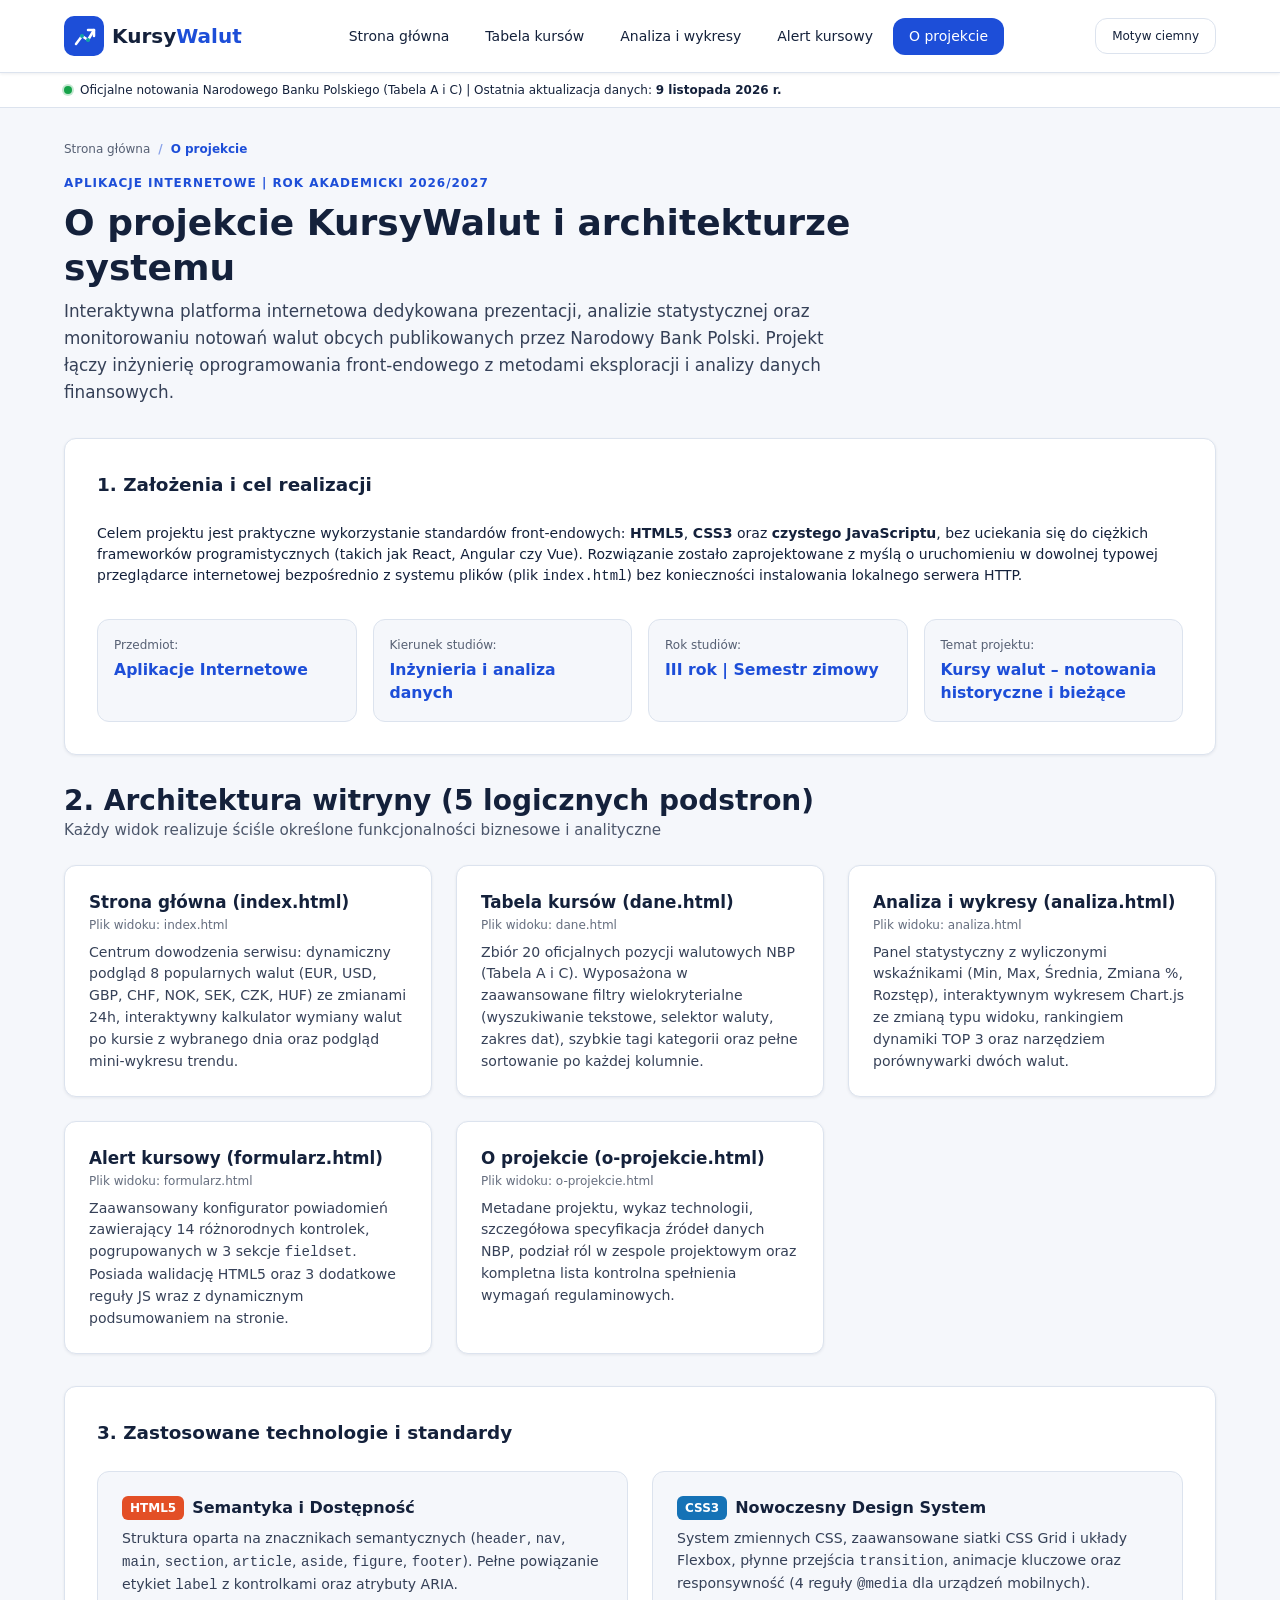
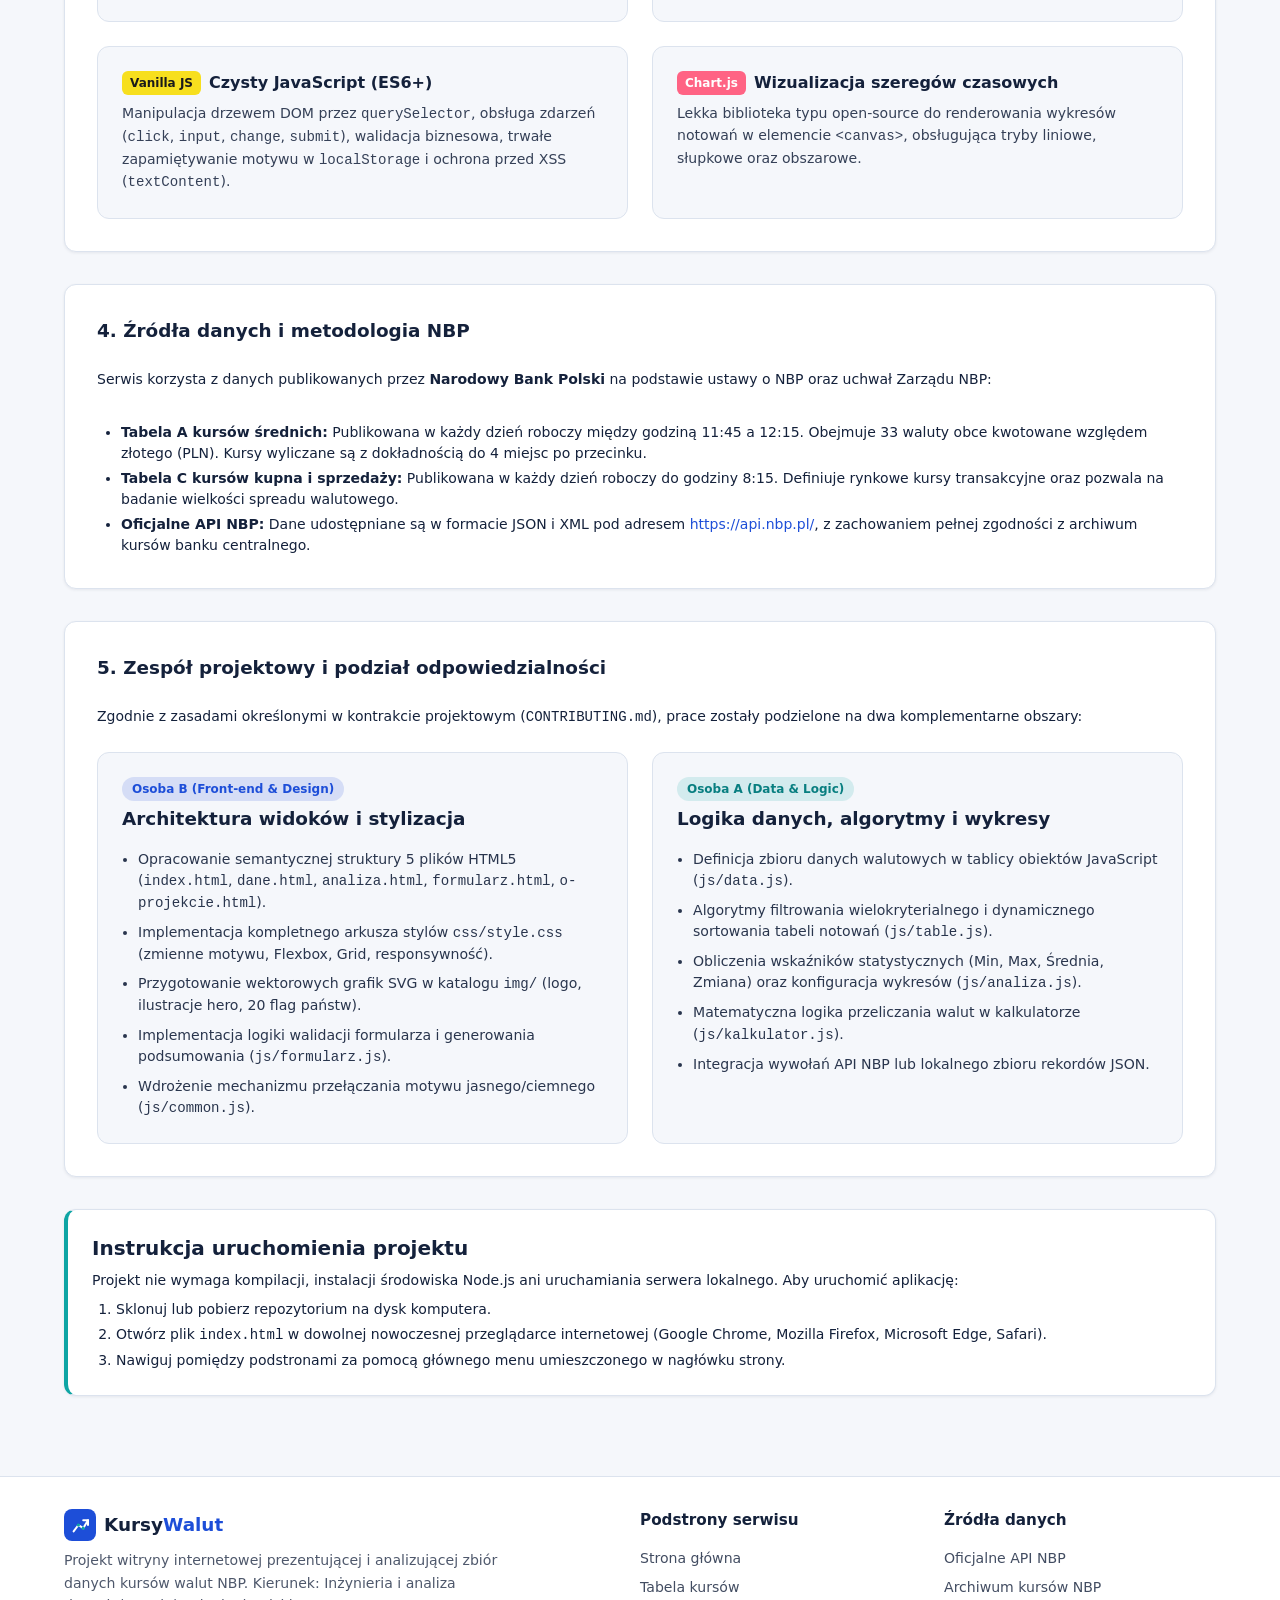
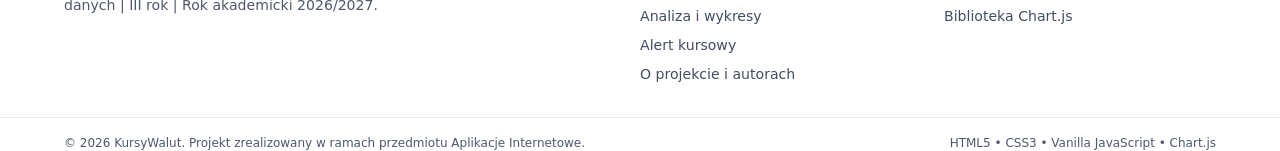
<file: o-projekcie.html>
<!DOCTYPE html>
<html lang="pl">
<head>
  <meta charset="UTF-8">
  <meta name="viewport" content="width=device-width, initial-scale=1.0">
  <meta name="description" content="O projekcie KursyWalut – cele, architektura techniczna, źródła danych API NBP, zespół projektowy oraz dokumentacja wdrożeniowa.">
  <title>O Projekcie i Źródła Danych | KursyWalut</title>
  <link rel="stylesheet" href="css/style.css">
</head>
<body>
  <!-- Główny nagłówek witryny z logo, nawigacją i przełącznikiem motywu -->
  <header class="naglowek-glowny">
    <div class="kontener naglowek-kontener">
      <a href="index.html" class="logo-link" aria-label="Strona główna KursyWalut">
        <img src="img/logo.svg" alt="Logo KursyWalut" class="logo-obrazek" width="40" height="40">
        <span class="logo-tekst">Kursy<strong>Walut</strong></span>
      </a>

      <nav class="nawigacja-glowna" aria-label="Główne menu nawigacyjne">
        <ul class="menu-lista">
          <li class="menu-element"><a href="index.html" class="menu-link">Strona główna</a></li>
          <li class="menu-element"><a href="dane.html" class="menu-link">Tabela kursów</a></li>
          <li class="menu-element"><a href="analiza.html" class="menu-link">Analiza i wykresy</a></li>
          <li class="menu-element"><a href="formularz.html" class="menu-link">Alert kursowy</a></li>
          <li class="menu-element"><a href="o-projekcie.html" class="menu-link aktywny" aria-current="page">O projekcie</a></li>
        </ul>
      </nav>

      <div class="akcje-naglowka">
        <button type="button" id="przelacznik-motywu" class="przycisk-motyw" aria-label="Przełącz motyw jasny / ciemny">
          Motyw ciemny
        </button>
      </div>
    </div>
  </header>

  <!-- Pasek informacyjny z datą notowań NBP -->
  <div class="pasek-info" role="region" aria-label="Informacja o aktualności notowań">
    <div class="kontener pasek-info-kontener">
      <span class="status-kropka" aria-hidden="true"></span>
      <p class="status-tekst">
        Oficjalne notowania Narodowego Banku Polskiego (Tabela A i C) | Ostatnia aktualizacja danych: <strong>9 listopada 2026 r.</strong>
      </p>
    </div>
  </div>

  <!-- Główna zawartość podstrony "O projekcie" -->
  <main class="glowna-zawartosc">
    <div class="kontener">

      <!-- Okruszki chleba (breadcrumbs) -->
      <nav class="okruszki" aria-label="Ścieżka powrotu">
        <ol class="okruszki-lista">
          <li><a href="index.html">Strona główna</a></li>
          <li aria-current="page">O projekcie</li>
        </ol>
      </nav>

      <!-- Nagłówek podstrony -->
      <header class="podstrona-naglowek">
        <span class="nadtytul">Aplikacje Internetowe | Rok akademicki 2026/2027</span>
        <h1 class="tytul-podstrony">O projekcie KursyWalut i architekturze systemu</h1>
        <p class="podstrona-opis">
          Interaktywna platforma internetowa dedykowana prezentacji, analizie statystycznej oraz monitorowaniu notowań walut obcych publikowanych przez Narodowy Bank Polski. Projekt łączy inżynierię oprogramowania front-endowego z metodami eksploracji i analizy danych finansowych.
        </p>
      </header>

      <!-- Sekcja 1: Metryka projektu i cele edukacyjne -->
      <section class="sekcja-o-projekcie" aria-labelledby="naglowek-cele">
        <div class="karta-informacyjna-pelna">
          <h2 id="naglowek-cele" class="sekcja-tytul-maly">1. Założenia i cel realizacji</h2>
          <p>
            Celem projektu jest praktyczne wykorzystanie standardów front-endowych: <strong>HTML5</strong>, <strong>CSS3</strong> oraz <strong>czystego JavaScriptu</strong>, bez uciekania się do ciężkich frameworków programistycznych (takich jak React, Angular czy Vue). Rozwiązanie zostało zaprojektowane z myślą o uruchomieniu w dowolnej typowej przeglądarce internetowej bezpośrednio z systemu plików (plik <code>index.html</code>) bez konieczności instalowania lokalnego serwera HTTP.
          </p>

          <div class="siatka-metryki-projektu">
            <div class="element-metryki">
              <span class="etykieta-metryki">Przedmiot:</span>
              <strong class="wartosc-metryki">Aplikacje Internetowe</strong>
            </div>
            <div class="element-metryki">
              <span class="etykieta-metryki">Kierunek studiów:</span>
              <strong class="wartosc-metryki">Inżynieria i analiza danych</strong>
            </div>
            <div class="element-metryki">
              <span class="etykieta-metryki">Rok studiów:</span>
              <strong class="wartosc-metryki">III rok | Semestr zimowy</strong>
            </div>
            <div class="element-metryki">
              <span class="etykieta-metryki">Temat projektu:</span>
              <strong class="wartosc-metryki">Kursy walut – notowania historyczne i bieżące</strong>
            </div>
          </div>
        </div>
      </section>

      <!-- Sekcja 2: Architektura podstron i modułów -->
      <section class="sekcja-o-projekcie" aria-labelledby="naglowek-struktura">
        <header class="sekcja-naglowek-blok">
          <h2 id="naglowek-struktura" class="sekcja-tytul">2. Architektura witryny (5 logicznych podstron)</h2>
          <p class="sekcja-podtytul">Każdy widok realizuje ściśle określone funkcjonalności biznesowe i analityczne</p>
        </header>

        <div class="siatka-modulow-projektu">
          <article class="karta-modulu">
            <div class="modul-naglowek">
              <div>
                <h3 class="modul-tytul">Strona główna (index.html)</h3>
                <span class="modul-plik">Plik widoku: index.html</span>
              </div>
            </div>
            <p class="modul-opis">
              Centrum dowodzenia serwisu: dynamiczny podgląd 8 popularnych walut (EUR, USD, GBP, CHF, NOK, SEK, CZK, HUF) ze zmianami 24h, interaktywny kalkulator wymiany walut po kursie z wybranego dnia oraz podgląd mini-wykresu trendu.
            </p>
          </article>

          <article class="karta-modulu">
            <div class="modul-naglowek">
              <div>
                <h3 class="modul-tytul">Tabela kursów (dane.html)</h3>
                <span class="modul-plik">Plik widoku: dane.html</span>
              </div>
            </div>
            <p class="modul-opis">
              Zbiór 20 oficjalnych pozycji walutowych NBP (Tabela A i C). Wyposażona w zaawansowane filtry wielokryterialne (wyszukiwanie tekstowe, selektor waluty, zakres dat), szybkie tagi kategorii oraz pełne sortowanie po każdej kolumnie.
            </p>
          </article>

          <article class="karta-modulu">
            <div class="modul-naglowek">
              <div>
                <h3 class="modul-tytul">Analiza i wykresy (analiza.html)</h3>
                <span class="modul-plik">Plik widoku: analiza.html</span>
              </div>
            </div>
            <p class="modul-opis">
              Panel statystyczny z wyliczonymi wskaźnikami (Min, Max, Średnia, Zmiana %, Rozstęp), interaktywnym wykresem Chart.js ze zmianą typu widoku, rankingiem dynamiki TOP 3 oraz narzędziem porównywarki dwóch walut.
            </p>
          </article>

          <article class="karta-modulu">
            <div class="modul-naglowek">
              <div>
                <h3 class="modul-tytul">Alert kursowy (formularz.html)</h3>
                <span class="modul-plik">Plik widoku: formularz.html</span>
              </div>
            </div>
            <p class="modul-opis">
              Zaawansowany konfigurator powiadomień zawierający 14 różnorodnych kontrolek, pogrupowanych w 3 sekcje <code>fieldset</code>. Posiada walidację HTML5 oraz 3 dodatkowe reguły JS wraz z dynamicznym podsumowaniem na stronie.
            </p>
          </article>

          <article class="karta-modulu">
            <div class="modul-naglowek">
              <div>
                <h3 class="modul-tytul">O projekcie (o-projekcie.html)</h3>
                <span class="modul-plik">Plik widoku: o-projekcie.html</span>
              </div>
            </div>
            <p class="modul-opis">
              Metadane projektu, wykaz technologii, szczegółowa specyfikacja źródeł danych NBP, podział ról w zespole projektowym oraz kompletna lista kontrolna spełnienia wymagań regulaminowych.
            </p>
          </article>
        </div>
      </section>

      <!-- Sekcja 3: Technologie i narzędzia -->
      <section class="sekcja-o-projekcie" aria-labelledby="naglowek-technologie">
        <div class="karta-informacyjna-pelna">
          <h2 id="naglowek-technologie" class="sekcja-tytul-maly">3. Zastosowane technologie i standardy</h2>
          <div class="siatka-technologii">
            <div class="technologia-boks">
              <div class="tech-naglowek">
                <span class="tech-badge badge-html">HTML5</span>
                <strong>Semantyka i Dostępność</strong>
              </div>
              <p>Struktura oparta na znacznikach semantycznych (<code>header</code>, <code>nav</code>, <code>main</code>, <code>section</code>, <code>article</code>, <code>aside</code>, <code>figure</code>, <code>footer</code>). Pełne powiązanie etykiet <code>label</code> z kontrolkami oraz atrybuty ARIA.</p>
            </div>

            <div class="technologia-boks">
              <div class="tech-naglowek">
                <span class="tech-badge badge-css">CSS3</span>
                <strong>Nowoczesny Design System</strong>
              </div>
              <p>System zmiennych CSS, zaawansowane siatki CSS Grid i układy Flexbox, płynne przejścia <code>transition</code>, animacje kluczowe oraz responsywność (4 reguły <code>@media</code> dla urządzeń mobilnych).</p>
            </div>

            <div class="technologia-boks">
              <div class="tech-naglowek">
                <span class="tech-badge badge-js">Vanilla JS</span>
                <strong>Czysty JavaScript (ES6+)</strong>
              </div>
              <p>Manipulacja drzewem DOM przez <code>querySelector</code>, obsługa zdarzeń (<code>click</code>, <code>input</code>, <code>change</code>, <code>submit</code>), walidacja biznesowa, trwałe zapamiętywanie motywu w <code>localStorage</code> i ochrona przed XSS (<code>textContent</code>).</p>
            </div>

            <div class="technologia-boks">
              <div class="tech-naglowek">
                <span class="tech-badge badge-chart">Chart.js</span>
                <strong>Wizualizacja szeregów czasowych</strong>
              </div>
              <p>Lekka biblioteka typu open-source do renderowania wykresów notowań w elemencie <code>&lt;canvas&gt;</code>, obsługująca tryby liniowe, słupkowe oraz obszarowe.</p>
            </div>
          </div>
        </div>
      </section>

      <!-- Sekcja 4: Źródła danych i API NBP -->
      <section class="sekcja-o-projekcie" aria-labelledby="naglowek-zrodla">
        <div class="karta-informacyjna-pelna">
          <h2 id="naglowek-zrodla" class="sekcja-tytul-maly">4. Źródła danych i metodologia NBP</h2>
          <p>
            Serwis korzysta z danych publikowanych przez <strong>Narodowy Bank Polski</strong> na podstawie ustawy o NBP oraz uchwał Zarządu NBP:
          </p>
          <ul class="lista-cech">
            <li>
              <strong>Tabela A kursów średnich:</strong> Publikowana w każdy dzień roboczy między godziną 11:45 a 12:15. Obejmuje 33 waluty obce kwotowane względem złotego (PLN). Kursy wyliczane są z dokładnością do 4 miejsc po przecinku.
            </li>
            <li>
              <strong>Tabela C kursów kupna i sprzedaży:</strong> Publikowana w każdy dzień roboczy do godziny 8:15. Definiuje rynkowe kursy transakcyjne oraz pozwala na badanie wielkości spreadu walutowego.
            </li>
            <li>
              <strong>Oficjalne API NBP:</strong> Dane udostępniane są w formacie JSON i XML pod adresem <a href="https://api.nbp.pl/" target="_blank" rel="noopener noreferrer">https://api.nbp.pl/</a>, z zachowaniem pełnej zgodności z archiwum kursów banku centralnego.
            </li>
          </ul>
        </div>
      </section>

      <!-- Sekcja 5: Zespół projektowy i podział ról -->
      <section class="sekcja-o-projekcie" aria-labelledby="naglowek-zespol">
        <div class="karta-informacyjna-pelna">
          <h2 id="naglowek-zespol" class="sekcja-tytul-maly">5. Zespół projektowy i podział odpowiedzialności</h2>
          <p>
            Zgodnie z zasadami określonymi w kontrakcie projektowym (<code>CONTRIBUTING.md</code>), prace zostały podzielone na dwa komplementarne obszary:
          </p>

          <div class="siatka-rol-zespolu">
            <article class="karta-roli">
              <div class="rola-naglowek">
                <span class="odznaka-roli odznaka-rola-b">Osoba B (Front-end &amp; Design)</span>
                <h3 class="rola-tytul">Architektura widoków i stylizacja</h3>
              </div>
              <ul class="lista-roli">
                <li>Opracowanie semantycznej struktury 5 plików HTML5 (<code>index.html</code>, <code>dane.html</code>, <code>analiza.html</code>, <code>formularz.html</code>, <code>o-projekcie.html</code>).</li>
                <li>Implementacja kompletnego arkusza stylów <code>css/style.css</code> (zmienne motywu, Flexbox, Grid, responsywność).</li>
                <li>Przygotowanie wektorowych grafik SVG w katalogu <code>img/</code> (logo, ilustracje hero, 20 flag państw).</li>
                <li>Implementacja logiki walidacji formularza i generowania podsumowania (<code>js/formularz.js</code>).</li>
                <li>Wdrożenie mechanizmu przełączania motywu jasnego/ciemnego (<code>js/common.js</code>).</li>
              </ul>
            </article>

            <article class="karta-roli">
              <div class="rola-naglowek">
                <span class="odznaka-roli odznaka-rola-a">Osoba A (Data &amp; Logic)</span>
                <h3 class="rola-tytul">Logika danych, algorytmy i wykresy</h3>
              </div>
              <ul class="lista-roli">
                <li>Definicja zbioru danych walutowych w tablicy obiektów JavaScript (<code>js/data.js</code>).</li>
                <li>Algorytmy filtrowania wielokryterialnego i dynamicznego sortowania tabeli notowań (<code>js/table.js</code>).</li>
                <li>Obliczenia wskaźników statystycznych (Min, Max, Średnia, Zmiana) oraz konfiguracja wykresów (<code>js/analiza.js</code>).</li>
                <li>Matematyczna logika przeliczania walut w kalkulatorze (<code>js/kalkulator.js</code>).</li>
                <li>Integracja wywołań API NBP lub lokalnego zbioru rekordów JSON.</li>
              </ul>
            </article>
          </div>
        </div>
      </section>

      <!-- Sekcja boczna (aside): Instrukcja uruchomienia -->
      <aside class="panel-informacyjny" aria-labelledby="naglowek-uruchomienie">
        <div class="panel-informacyjny-tresc">
          <h3 id="naglowek-uruchomienie" class="aside-tytul">Instrukcja uruchomienia projektu</h3>
          <p>
            Projekt nie wymaga kompilacji, instalacji środowiska Node.js ani uruchamiania serwera lokalnego. Aby uruchomić aplikację:
          </p>
          <ol class="lista-cech">
            <li>Sklonuj lub pobierz repozytorium na dysk komputera.</li>
            <li>Otwórz plik <code>index.html</code> w dowolnej nowoczesnej przeglądarce internetowej (Google Chrome, Mozilla Firefox, Microsoft Edge, Safari).</li>
            <li>Nawiguj pomiędzy podstronami za pomocą głównego menu umieszczonego w nagłówku strony.</li>
          </ol>
        </div>
      </aside>

    </div>
  </main>

  <!-- Stopka witryny -->
  <footer class="stopka-glowna">
    <div class="kontener stopka-kontener">
      <div class="stopka-kolumna">
        <div class="logo-stopka">
          <img src="img/logo.svg" alt="KursyWalut" width="32" height="32">
          <span>Kursy<strong>Walut</strong></span>
        </div>
        <p class="stopka-opis">
          Projekt witryny internetowej prezentującej i analizującej zbiór danych kursów walut NBP.
          Kierunek: Inżynieria i analiza danych | III rok | Rok akademicki 2026/2027.
        </p>
      </div>

      <div class="stopka-kolumna">
        <h4 class="stopka-naglowek">Podstrony serwisu</h4>
        <ul class="stopka-lista">
          <li><a href="index.html">Strona główna</a></li>
          <li><a href="dane.html">Tabela kursów</a></li>
          <li><a href="analiza.html">Analiza i wykresy</a></li>
          <li><a href="formularz.html">Alert kursowy</a></li>
          <li><a href="o-projekcie.html">O projekcie i autorach</a></li>
        </ul>
      </div>

      <div class="stopka-kolumna">
        <h4 class="stopka-naglowek">Źródła danych</h4>
        <ul class="stopka-lista">
          <li><a href="https://api.nbp.pl/" target="_blank" rel="noopener noreferrer">Oficjalne API NBP</a></li>
          <li><a href="https://nbp.pl/statystyka-i-sprawozdawczosc/kursy/" target="_blank" rel="noopener noreferrer">Archiwum kursów NBP</a></li>
          <li><a href="https://www.chartjs.org/" target="_blank" rel="noopener noreferrer">Biblioteka Chart.js</a></li>
        </ul>
      </div>
    </div>

    <div class="stopka-dol">
      <div class="kontener stopka-dol-kontener">
        <p>&copy; 2026 KursyWalut. Projekt zrealizowany w ramach przedmiotu Aplikacje Internetowe.</p>
        <p class="stopka-technologie">HTML5 &bull; CSS3 &bull; Vanilla JavaScript &bull; Chart.js</p>
      </div>
    </div>
  </footer>

  <!-- Dołączenie skryptu wspólnego (motyw jasny/ciemny) -->
  <script src="js/common.js"></script>
</body>
</html>
</file>
<file: css/style.css>
/* ==========================================================
   Zmienne z systemu wizualnego (docs/system-wizualny.png)
   Motyw jasny jest domyślny. Motyw ciemny włącza atrybut
   data-theme="dark" na elemencie <html>.
   ========================================================== */

:root {
  /* Kolory marki (takie same w obu motywach) */
  --kolor-glowny: #1d4ed8;
  --kolor-akcent: #0ea5a4;
  --kolor-wzrost: #16a34a;
  --kolor-spadek: #dc2626;

  /* Powierzchnie i tekst */
  --kolor-tlo: #f5f7fb;
  --kolor-powierzchnia: #ffffff;
  --kolor-tekst: #14213b;
  --kolor-obramowanie: #dce3ee;

  /* Kolory tekstu o kontraście AA (linki, etykiety wzrostu i spadku) */
  --kolor-link: #1d4ed8;
  --kolor-akcent-tekst: #087e80;
  --kolor-wzrost-tekst: #15803d;
  --kolor-spadek-tekst: #b91c1c;

  /* Typografia: Inter, rozmiar / wysokość linii */
  --font: "Inter", system-ui, sans-serif;
  --tekst-naglowek: 700 44px/51px var(--font);
  --tekst-liczba: 650 36px/44px var(--font);
  --tekst-tytul-karty: 650 22px/28px var(--font);
  --tekst-tresc: 400 14px/20px var(--font);
  --tekst-etykieta: 500 12px/18px var(--font);

  /* Odstępy (siatka 8 px) */
  --odstep-1: 4px;
  --odstep-2: 8px;
  --odstep-3: 16px;
  --odstep-4: 24px;
  --odstep-5: 32px;
  --odstep-6: 48px;

  /* Powierzchnie */
  --promien: 12px;
  --cien: 0 1px 3px rgba(20, 33, 59, 0.08);
  --wysokosc-pola: 48px;
  --wysokosc-przycisku: 44px;
  --obrys-fokus: 3px solid var(--kolor-glowny);
}

[data-theme="dark"] {
  --kolor-tlo: #0b1220;
  --kolor-powierzchnia: #121e30;
  --kolor-tekst: #f0f4fc;
  --kolor-obramowanie: #2b3a50;

  --kolor-link: #93b4ff;
  --kolor-akcent-tekst: #5cded8;
  --kolor-wzrost-tekst: #6ee7a0;
  --kolor-spadek-tekst: #fda4a4;
}


/* ==========================================================
   Reset i style globalne
   ========================================================== */

*, *::before, *::after {
  box-sizing: border-box;
  margin: 0;
  padding: 0;
}

html {
  font-family: var(--font);
  font-size: 16px;
  scroll-behavior: smooth;
  color-scheme: light dark;
}

body {
  background-color: var(--kolor-tlo);
  color: var(--kolor-tekst);
  font: var(--tekst-tresc);
  line-height: 1.5;
  min-height: 100vh;
  display: flex;
  flex-direction: column;
  transition: background-color 0.25s ease, color 0.25s ease;
}

a {
  color: var(--kolor-link);
  text-decoration: none;
  transition: color 0.2s ease, text-decoration 0.2s ease;
}

a:hover {
  text-decoration: underline;
}

img {
  max-width: 100%;
  height: auto;
  display: block;
}

/* ==========================================================
   Układ ogólny i kontenery
   ========================================================== */

.kontener {
  width: 100%;
  max-width: 1200px;
  margin-left: auto;
  margin-right: auto;
  padding-left: var(--odstep-4);
  padding-right: var(--odstep-4);
}

.glowna-zawartosc {
  flex: 1 0 auto;
  padding-top: var(--odstep-5);
  padding-bottom: var(--odstep-6);
}

/* ==========================================================
   Nagłówek witryny i menu nawigacyjne
   ========================================================== */

.naglowek-glowny {
  background-color: var(--kolor-powierzchnia);
  border-bottom: 1px solid var(--kolor-obramowanie);
  position: sticky;
  top: 0;
  z-index: 100;
  box-shadow: var(--cien);
  transition: background-color 0.25s ease, border-color 0.25s ease;
}

.naglowek-kontener {
  display: flex;
  align-items: center;
  justify-content: space-between;
  height: 72px;
  gap: var(--odstep-4);
}

.logo-link {
  display: flex;
  align-items: center;
  gap: var(--odstep-2);
  color: var(--kolor-tekst);
  text-decoration: none;
  font-size: 1.25rem;
  font-weight: 700;
}

.logo-link:hover {
  text-decoration: none;
}

.logo-tekst strong {
  color: var(--kolor-glowny);
}

.nawigacja-glowna {
  display: flex;
}

.menu-lista {
  display: flex;
  list-style: none;
  align-items: center;
  gap: var(--odstep-1);
}

.menu-link {
  display: inline-block;
  padding: var(--odstep-2) var(--odstep-3);
  color: var(--kolor-tekst);
  font-weight: 500;
  border-radius: var(--promien);
  transition: background-color 0.2s ease, color 0.2s ease;
}

.menu-link:hover {
  background-color: rgba(29, 78, 216, 0.08);
  color: var(--kolor-glowny);
  text-decoration: none;
}

.menu-link.aktywny {
  background-color: var(--kolor-glowny);
  color: #ffffff;
}

.akcje-naglowka {
  display: flex;
  align-items: center;
}

.przycisk-motyw {
  background-color: transparent;
  color: var(--kolor-tekst);
  border: 1px solid var(--kolor-obramowanie);
  border-radius: var(--promien);
  padding: var(--odstep-2) var(--odstep-3);
  font: var(--tekst-etykieta);
  cursor: pointer;
  display: inline-flex;
  align-items: center;
  gap: var(--odstep-1);
  transition: all 0.2s ease;
}

.przycisk-motyw:hover {
  background-color: rgba(29, 78, 216, 0.06);
  border-color: var(--kolor-glowny);
}

.przycisk-motyw:focus-visible {
  outline: var(--obrys-fokus);
}

/* ==========================================================
   Pasek informacyjny (notowania NBP)
   ========================================================== */

.pasek-info {
  background-color: var(--kolor-powierzchnia);
  border-bottom: 1px solid var(--kolor-obramowanie);
  font: var(--tekst-etykieta);
  padding: var(--odstep-2) 0;
}

.pasek-info-kontener {
  display: flex;
  align-items: center;
  gap: var(--odstep-2);
}

.status-kropka {
  width: 8px;
  height: 8px;
  border-radius: 50%;
  background-color: var(--kolor-wzrost);
  display: inline-block;
  box-shadow: 0 0 0 2px rgba(22, 163, 74, 0.25);
  animation: pulsowanie 2s infinite ease-in-out;
}

@keyframes pulsowanie {
  0% { transform: scale(0.95); opacity: 0.8; }
  50% { transform: scale(1.15); opacity: 1; }
  100% { transform: scale(0.95); opacity: 0.8; }
}

.status-tekst {
  color: var(--kolor-tekst);
}

/* ==========================================================
   Sekcja Hero
   ========================================================== */

.sekcja-hero {
  display: grid;
  grid-template-columns: 1.15fr 0.85fr;
  align-items: center;
  gap: var(--odstep-5);
  padding: var(--odstep-5) 0 var(--odstep-6) 0;
}

.nadtytul {
  font: var(--tekst-etykieta);
  text-transform: uppercase;
  letter-spacing: 0.08em;
  color: var(--kolor-glowny);
  font-weight: 700;
  display: block;
  margin-bottom: var(--odstep-2);
}

.tytul-glowny {
  font: var(--tekst-naglowek);
  color: var(--kolor-tekst);
  margin-bottom: var(--odstep-3);
  letter-spacing: -0.02em;
}

.hero-opis {
  font-size: 1.1rem;
  line-height: 1.6;
  color: var(--kolor-tekst);
  opacity: 0.9;
  margin-bottom: var(--odstep-4);
  max-width: 560px;
}

.hero-przyciski {
  display: flex;
  gap: var(--odstep-3);
  flex-wrap: wrap;
}

.hero-grafika {
  background-color: var(--kolor-powierzchnia);
  padding: var(--odstep-3);
  border-radius: var(--promien);
  border: 1px solid var(--kolor-obramowanie);
  box-shadow: var(--cien);
  text-align: center;
}

.podpis-grafiki {
  font: var(--tekst-etykieta);
  color: var(--kolor-tekst);
  opacity: 0.75;
  margin-top: var(--odstep-2);
}

/* ==========================================================
   Przyciski
   ========================================================== */

.przycisk {
  display: inline-flex;
  align-items: center;
  justify-content: center;
  height: var(--wysokosc-przycisku);
  padding: 0 var(--odstep-4);
  font-weight: 600;
  font-size: 0.95rem;
  border-radius: var(--promien);
  border: 1px solid transparent;
  cursor: pointer;
  text-decoration: none;
  transition: all 0.2s ease;
}

.przycisk:hover {
  text-decoration: none;
  transform: translateY(-1px);
}

.przycisk:focus-visible {
  outline: var(--obrys-fokus);
}

.przycisk-glowny {
  background-color: var(--kolor-glowny);
  color: #ffffff;
}

.przycisk-glowny:hover {
  background-color: #1e40af;
  color: #ffffff;
  box-shadow: 0 4px 12px rgba(29, 78, 216, 0.25);
}

.przycisk-drugorzedny {
  background-color: var(--kolor-powierzchnia);
  color: var(--kolor-tekst);
  border-color: var(--kolor-obramowanie);
}

.przycisk-drugorzedny:hover {
  background-color: rgba(29, 78, 216, 0.05);
  border-color: var(--kolor-glowny);
  color: var(--kolor-glowny);
}

.pelna-szerokosc {
  width: 100%;
}

/* ==========================================================
   Popularne waluty (Karty)
   ========================================================== */

.sekcja-naglowek-blok {
  margin-bottom: var(--odstep-4);
}

.sekcja-tytul {
  font: var(--tekst-tytul-karty);
  font-size: 1.75rem;
  color: var(--kolor-tekst);
  margin-bottom: var(--odstep-1);
}

.sekcja-podtytul {
  color: var(--kolor-tekst);
  opacity: 0.75;
  font-size: 0.95rem;
}

.siatka-kart-walut {
  display: grid;
  grid-template-columns: repeat(4, 1fr);
  gap: var(--odstep-4);
  margin-bottom: var(--odstep-5);
}

.karta-waluty {
  background-color: var(--kolor-powierzchnia);
  border: 1px solid var(--kolor-obramowanie);
  border-radius: var(--promien);
  padding: var(--odstep-4);
  box-shadow: var(--cien);
  transition: transform 0.2s ease, box-shadow 0.2s ease, border-color 0.2s ease;
  display: flex;
  flex-direction: column;
  justify-content: space-between;
  min-height: 190px;
}

.karta-waluty:hover {
  transform: translateY(-3px);
  box-shadow: 0 8px 20px rgba(20, 33, 59, 0.1);
  border-color: var(--kolor-glowny);
}

.karta-naglowek {
  display: flex;
  align-items: center;
  justify-content: space-between;
  margin-bottom: var(--odstep-3);
}

.karta-waluta-info {
  display: flex;
  align-items: center;
  gap: var(--odstep-2);
}

.flaga-ikona {
  border-radius: 3px;
  box-shadow: 0 0 2px rgba(0, 0, 0, 0.2);
}

.karta-kod {
  font-size: 1.15rem;
  font-weight: 700;
  line-height: 1.2;
}

.karta-pelna-nazwa {
  font: var(--tekst-etykieta);
  opacity: 0.7;
}

.odznaka-zmiany {
  font-size: 0.8rem;
  font-weight: 700;
  padding: 3px 8px;
  border-radius: 999px;
}

.odznaka-wzrost {
  background-color: rgba(22, 163, 74, 0.12);
  color: var(--kolor-wzrost-tekst);
}

.odznaka-spadek {
  background-color: rgba(220, 38, 38, 0.12);
  color: var(--kolor-spadek-tekst);
}

.karta-kurs-wartosc {
  margin-bottom: var(--odstep-3);
}

.etykieta-kursu {
  display: block;
  font: var(--tekst-etykieta);
  opacity: 0.7;
  margin-bottom: 2px;
}

.liczba-kursu {
  font: var(--tekst-liczba);
  font-size: 1.75rem;
  font-weight: 700;
  color: var(--kolor-tekst);
  display: block;
  white-space: nowrap;
}

.karta-szczegoly {
  display: flex;
  justify-content: space-between;
  border-top: 1px solid var(--kolor-obramowanie);
  padding-top: var(--odstep-2);
  font: var(--tekst-etykieta);
  opacity: 0.85;
  gap: var(--odstep-2);
}

/* ==========================================================
   Układ roboczy: Kalkulator + Wykres
   ========================================================== */

.sekcja-robocza {
  margin-top: var(--odstep-5);
  margin-bottom: var(--odstep-6);
}

.uklad-roboczy-grid {
  display: grid;
  grid-template-columns: 1fr 1fr;
  gap: var(--odstep-4);
  align-items: start;
}

.panel-kalkulator,
.panel-wykres {
  background-color: var(--kolor-powierzchnia);
  border: 1px solid var(--kolor-obramowanie);
  border-radius: var(--promien);
  padding: var(--odstep-4);
  box-shadow: var(--cien);
}

.formularz-kalkulator {
  display: flex;
  flex-direction: column;
  gap: var(--odstep-3);
}

.grupa-pol {
  display: flex;
  flex-direction: column;
  gap: var(--odstep-1);
}

.etykieta-pola {
  font-weight: 600;
  font-size: 0.88rem;
  color: var(--kolor-tekst);
}

.pole-tekstowe,
.pole-wyboru {
  height: var(--wysokosc-pola);
  padding: 0 var(--odstep-3);
  background-color: var(--kolor-powierzchnia);
  color: var(--kolor-tekst);
  border: 1px solid var(--kolor-obramowanie);
  border-radius: var(--promien);
  font-family: var(--font);
  font-size: 0.95rem;
  transition: border-color 0.2s ease, box-shadow 0.2s ease;
}

.pole-tekstowe:focus,
.pole-wyboru:focus {
  border-color: var(--kolor-glowny);
  outline: var(--obrys-fokus);
}

.wiersz-dwukolumnowy {
  display: grid;
  grid-template-columns: 1fr 1fr;
  gap: var(--odstep-3);
}

.kalkulator-wynik-kontener {
  margin-top: var(--odstep-2);
  padding: var(--odstep-3);
  background-color: rgba(29, 78, 216, 0.05);
  border: 1px solid rgba(29, 78, 216, 0.2);
  border-radius: var(--promien);
  text-align: center;
}

.wynik-naglowek {
  font: var(--tekst-etykieta);
  text-transform: uppercase;
  color: var(--kolor-glowny);
  font-weight: 700;
}

.kalk-wynik-liczba {
  font: var(--tekst-liczba);
  color: var(--kolor-glowny);
  margin: var(--odstep-1) 0;
}

.wynik-zrodlo {
  font-size: 0.78rem;
  opacity: 0.75;
}

/* Moduł mini-wykresu */
.wykres-kontener-karta {
  margin: 0;
  display: flex;
  flex-direction: column;
  gap: var(--odstep-2);
}

.wykres-naglowek {
  font-size: 0.95rem;
  color: var(--kolor-tekst);
}

.canvas-opakowanie {
  position: relative;
  width: 100%;
  height: 280px;
}

.wykres-notatka {
  margin-top: var(--odstep-3);
  padding-top: var(--odstep-3);
  border-top: 1px solid var(--kolor-obramowanie);
  font-size: 0.88rem;
  display: flex;
  flex-direction: column;
  gap: var(--odstep-2);
}

.link-ze-strzalka {
  font-weight: 600;
  color: var(--kolor-link);
}

/* ==========================================================
   Panel informacyjny (Aside)
   ========================================================== */

.panel-informacyjny {
  background-color: var(--kolor-powierzchnia);
  border: 1px solid var(--kolor-obramowanie);
  border-left: 4px solid var(--kolor-akcent);
  border-radius: var(--promien);
  padding: var(--odstep-4);
  box-shadow: var(--cien);
  margin-bottom: var(--odstep-5);
}

.aside-tytul {
  font: var(--tekst-tytul-karty);
  font-size: 1.25rem;
  margin-bottom: var(--odstep-2);
  color: var(--kolor-tekst);
}

.lista-cech {
  margin-top: var(--odstep-2);
  margin-left: var(--odstep-4);
  display: flex;
  flex-direction: column;
  gap: var(--odstep-1);
}

/* ==========================================================
   Stopka witryny
   ========================================================== */

.stopka-glowna {
  background-color: var(--kolor-powierzchnia);
  border-top: 1px solid var(--kolor-obramowanie);
  margin-top: auto;
  transition: background-color 0.25s ease, border-color 0.25s ease;
}

.stopka-kontener {
  display: grid;
  grid-template-columns: 2fr 1fr 1fr;
  gap: var(--odstep-5);
  padding-top: var(--odstep-5);
  padding-bottom: var(--odstep-5);
}

.logo-stopka {
  display: flex;
  align-items: center;
  gap: var(--odstep-2);
  font-size: 1.15rem;
  font-weight: 700;
  margin-bottom: var(--odstep-2);
}

.logo-stopka strong {
  color: var(--kolor-glowny);
}

.stopka-opis {
  font-size: 0.88rem;
  opacity: 0.75;
  line-height: 1.6;
  max-width: 440px;
}

.stopka-naglowek {
  font-size: 0.95rem;
  font-weight: 700;
  margin-bottom: var(--odstep-3);
  color: var(--kolor-tekst);
}

.stopka-lista {
  list-style: none;
  display: flex;
  flex-direction: column;
  gap: var(--odstep-2);
  font-size: 0.88rem;
}

.stopka-lista a {
  color: var(--kolor-tekst);
  opacity: 0.8;
}

.stopka-lista a:hover {
  color: var(--kolor-link);
  opacity: 1;
}

.stopka-dol {
  border-top: 1px solid var(--kolor-obramowanie);
  padding: var(--odstep-3) 0;
  font: var(--tekst-etykieta);
  opacity: 0.75;
}

.stopka-dol-kontener {
  display: flex;
  justify-content: space-between;
  align-items: center;
}

/* ==========================================================
   Responsywność (Zgodnie z wymaganiem: min. 2 reguły @media)
   ========================================================== */

@media (max-width: 992px) {
  .sekcja-hero {
    grid-template-columns: 1fr;
    text-align: center;
  }

  .hero-opis {
    margin-left: auto;
    margin-right: auto;
  }

  .hero-przyciski {
    justify-content: center;
  }

  .hero-grafika {
    max-width: 480px;
    margin: 0 auto;
  }

  .siatka-kart-walut {
    grid-template-columns: repeat(2, 1fr);
  }

  .uklad-roboczy-grid {
    grid-template-columns: 1fr;
  }

  .stopka-kontener {
    grid-template-columns: 1fr 1fr;
  }
}

@media (max-width: 640px) {
  .naglowek-kontener {
    flex-wrap: wrap;
    height: auto;
    padding-top: var(--odstep-2);
    padding-bottom: var(--odstep-2);
  }

  .nawigacja-glowna {
    order: 3;
    width: 100%;
    overflow-x: auto;
  }

  .menu-lista {
    width: 100%;
    justify-content: flex-start;
    padding-bottom: var(--odstep-1);
  }

  .menu-link {
    white-space: nowrap;
    padding: var(--odstep-1) var(--odstep-2);
    font-size: 0.85rem;
  }

  .tytul-glowny {
    font-size: 2rem;
    line-height: 1.2;
  }

  .siatka-kart-walut {
    grid-template-columns: 1fr;
  }

  .wiersz-dwukolumnowy {
    grid-template-columns: 1fr;
  }

  .stopka-kontener {
    grid-template-columns: 1fr;
  }

  .stopka-dol-kontener {
    flex-direction: column;
    gap: var(--odstep-2);
    text-align: center;
  }
}


/* ==========================================================
   Style podstrony z tabelą danych (dane.html)
   ========================================================== */

/* Klasa pomocnicza dla czytników ekranowych */
.ukryty-tekst {
  position: absolute;
  width: 1px;
  height: 1px;
  padding: 0;
  margin: -1px;
  overflow: hidden;
  clip: rect(0, 0, 0, 0);
  white-space: nowrap;
  border: 0;
}

/* Okruszki chleba (breadcrumbs) */
.okruszki {
  margin-bottom: var(--odstep-3);
  font: var(--tekst-etykieta);
}

.okruszki-lista {
  display: flex;
  list-style: none;
  gap: var(--odstep-2);
  align-items: center;
}

.okruszki-lista li + li::before {
  content: "/";
  margin-right: var(--odstep-2);
  opacity: 0.5;
}

.okruszki-lista a {
  color: var(--kolor-tekst);
  opacity: 0.7;
}

.okruszki-lista a:hover {
  opacity: 1;
  color: var(--kolor-glowny);
}

.okruszki-lista li[aria-current="page"] {
  font-weight: 600;
  color: var(--kolor-glowny);
}

/* Nagłówek podstrony */
.podstrona-naglowek {
  margin-bottom: var(--odstep-5);
  max-width: 800px;
}

.tytul-podstrony {
  font: var(--tekst-naglowek);
  font-size: 2.25rem;
  line-height: 1.25;
  color: var(--kolor-tekst);
  margin-bottom: var(--odstep-2);
}

.podstrona-opis {
  font-size: 1.05rem;
  line-height: 1.6;
  opacity: 0.85;
}

/* Panel filtrów i wyszukiwarki */
.panel-filtrow-kontener {
  background-color: var(--kolor-powierzchnia);
  border: 1px solid var(--kolor-obramowanie);
  border-radius: var(--promien);
  padding: var(--odstep-4);
  box-shadow: var(--cien);
  margin-bottom: var(--odstep-4);
}

.panel-filtrow-naglowek {
  display: flex;
  justify-content: space-between;
  align-items: baseline;
  border-bottom: 1px solid var(--kolor-obramowanie);
  padding-bottom: var(--odstep-3);
  margin-bottom: var(--odstep-4);
  flex-wrap: wrap;
  gap: var(--odstep-2);
}

.panel-filtrow-tytul {
  font: var(--tekst-tytul-karty);
  font-size: 1.25rem;
  color: var(--kolor-tekst);
}

.podpowiedz-filtrow {
  font: var(--tekst-etykieta);
  opacity: 0.7;
}

.siatka-filtrow {
  display: grid;
  grid-template-columns: 2fr 1.5fr 1fr 1fr;
  gap: var(--odstep-3);
  align-items: end;
  margin-bottom: var(--odstep-4);
}

.grupa-filtra {
  display: flex;
  flex-direction: column;
  gap: var(--odstep-1);
}

.etykieta-filtra {
  font-weight: 600;
  font-size: 0.85rem;
  color: var(--kolor-tekst);
}

.belka-akcji-filtrow {
  display: flex;
  justify-content: space-between;
  align-items: center;
  padding-top: var(--odstep-3);
  border-top: 1px dashed var(--kolor-obramowanie);
  flex-wrap: wrap;
  gap: var(--odstep-3);
}

.tagi-szybkich-filtrow {
  display: flex;
  align-items: center;
  gap: var(--odstep-2);
  flex-wrap: wrap;
}

.tagi-etykieta {
  font: var(--tekst-etykieta);
  font-weight: 600;
  opacity: 0.75;
}

.przycisk-tag {
  background-color: transparent;
  border: 1px solid var(--kolor-obramowanie);
  color: var(--kolor-tekst);
  font-size: 0.82rem;
  font-weight: 500;
  padding: 4px 12px;
  border-radius: 999px;
  cursor: pointer;
  transition: all 0.2s ease;
}

.przycisk-tag:hover {
  border-color: var(--kolor-glowny);
  color: var(--kolor-glowny);
  background-color: rgba(29, 78, 216, 0.05);
}

.przycisk-tag.aktywny {
  background-color: var(--kolor-glowny);
  border-color: var(--kolor-glowny);
  color: #ffffff;
}

/* Pasek stanu tabeli */
.pasek-stanu-tabeli {
  display: flex;
  justify-content: space-between;
  align-items: center;
  margin-bottom: var(--odstep-3);
  padding: 0 var(--odstep-1);
  flex-wrap: wrap;
  gap: var(--odstep-2);
}

.licznik-box {
  font-size: 0.92rem;
  color: var(--kolor-tekst);
}

.licznik-liczba {
  color: var(--kolor-glowny);
  font-weight: 700;
}

.instrukcja-tekst {
  font: var(--tekst-etykieta);
  opacity: 0.75;
}

/* Opakowanie tabeli i tabela główna */
.opakowanie-tabeli {
  background-color: var(--kolor-powierzchnia);
  border: 1px solid var(--kolor-obramowanie);
  border-radius: var(--promien);
  overflow-x: auto;
  box-shadow: var(--cien);
  margin-bottom: var(--odstep-4);
  -webkit-overflow-scrolling: touch;
}

.tabela-kursow-glowna {
  width: 100%;
  border-collapse: collapse;
  text-align: left;
  font-size: 0.95rem;
}

.tabela-kursow-glowna th {
  background-color: rgba(29, 78, 216, 0.03);
  border-bottom: 2px solid var(--kolor-obramowanie);
  padding: var(--odstep-3);
  font-weight: 600;
  font-size: 0.88rem;
  color: var(--kolor-tekst);
  user-select: none;
  white-space: nowrap;
}

.kolumna-sortowalna {
  cursor: pointer;
  transition: background-color 0.2s ease, color 0.2s ease;
}

.kolumna-sortowalna:hover {
  background-color: rgba(29, 78, 216, 0.08);
  color: var(--kolor-glowny);
}

.naglowek-komorka {
  display: flex;
  align-items: center;
  gap: 6px;
}

.naglowek-komorka.prawo {
  justify-content: flex-end;
}

.naglowek-komorka.srodek {
  justify-content: center;
}

.ikona-sort {
  font-size: 0.85rem;
  opacity: 0.45;
  transition: opacity 0.2s ease, transform 0.2s ease;
}

.kolumna-sortowalna:hover .ikona-sort {
  opacity: 1;
  color: var(--kolor-glowny);
}

.tabela-kursow-glowna tbody tr {
  border-bottom: 1px solid var(--kolor-obramowanie);
  transition: background-color 0.15s ease;
}

.tabela-kursow-glowna tbody tr:last-child {
  border-bottom: none;
}

.tabela-kursow-glowna tbody tr:hover {
  background-color: rgba(29, 78, 216, 0.04);
}

[data-theme="dark"] .tabela-kursow-glowna tbody tr:hover {
  background-color: rgba(147, 180, 255, 0.05);
}

.tabela-kursow-glowna td {
  padding: 14px var(--odstep-3);
  vertical-align: middle;
}

.waluta-identyfikator {
  display: flex;
  align-items: center;
  gap: var(--odstep-2);
}

.waluta-kod {
  font-weight: 700;
  font-size: 1rem;
  color: var(--kolor-tekst);
  letter-spacing: 0.02em;
}

.waluta-nazwa {
  font-weight: 500;
  color: var(--kolor-tekst);
}

.komorka-data {
  font-size: 0.88rem;
  opacity: 0.75;
  font-variant-numeric: tabular-nums;
  white-space: nowrap;
}

.komorka-liczba {
  text-align: right;
  font-variant-numeric: tabular-nums;
  white-space: nowrap;
}

.kolumna-liczba {
  text-align: right;
}

.kolumna-srodek {
  text-align: center;
}

.kurs-glowny {
  font-weight: 700;
  font-size: 1.05rem;
  color: var(--kolor-tekst);
}

.komorka-spread {
  opacity: 0.8;
  font-size: 0.88rem;
}

.komorka-srodek {
  text-align: center;
}

/* Paginacja tabeli */
.tabela-paginacja {
  display: flex;
  justify-content: space-between;
  align-items: center;
  margin-bottom: var(--odstep-5);
  padding: var(--odstep-3) var(--odstep-1);
  flex-wrap: wrap;
  gap: var(--odstep-3);
}

.paginacja-opis {
  font-size: 0.88rem;
  opacity: 0.8;
}

.paginacja-przyciski {
  display: flex;
  align-items: center;
  gap: var(--odstep-1);
}

.przycisk-paginacji {
  background-color: var(--kolor-powierzchnia);
  border: 1px solid var(--kolor-obramowanie);
  color: var(--kolor-tekst);
  padding: 6px 14px;
  font-size: 0.88rem;
  font-weight: 600;
  border-radius: var(--promien);
  cursor: pointer;
  transition: all 0.2s ease;
}

.przycisk-paginacji:hover:not(:disabled) {
  border-color: var(--kolor-glowny);
  color: var(--kolor-glowny);
  background-color: rgba(29, 78, 216, 0.05);
}

.przycisk-paginacji.aktywny {
  background-color: var(--kolor-glowny);
  border-color: var(--kolor-glowny);
  color: #ffffff;
}

.przycisk-paginacji:disabled {
  opacity: 0.4;
  cursor: not-allowed;
}

/* ==========================================================
   Dopasowanie responsywne dla modułu tabeli
   ========================================================== */

@media (max-width: 992px) {
  .siatka-filtrow {
    grid-template-columns: 1fr 1fr;
  }

  .tytul-podstrony {
    font-size: 1.85rem;
  }
}

@media (max-width: 640px) {
  .siatka-filtrow {
    grid-template-columns: 1fr;
  }

  .belka-akcji-filtrow {
    flex-direction: column;
    align-items: flex-start;
  }

  .przyciski-akcji-filtrow {
    width: 100%;
  }

  .przyciski-akcji-filtrow .przycisk {
    width: 100%;
  }

  .pasek-stanu-tabeli {
    flex-direction: column;
    align-items: flex-start;
  }

  .tabela-paginacja {
    flex-direction: column;
    align-items: center;
  }
}


/* ==========================================================
   Style podstrony analitycznej i dashboardu (analiza.html)
   ========================================================== */

/* Pasek kontrolny analizy */
.siatka-kontroli-analizy {
  display: grid;
  grid-template-columns: 2fr 1.5fr 2fr 1.5fr;
  gap: var(--odstep-3);
  align-items: end;
}

.grupa-przyciskow-zakresu {
  display: flex;
  background-color: var(--kolor-tlo);
  border: 1px solid var(--kolor-obramowanie);
  border-radius: var(--promien);
  padding: 3px;
  gap: 2px;
  height: var(--wysokosc-pola);
  align-items: center;
}

.przycisk-zakres {
  flex: 1;
  height: 100%;
  border: none;
  background-color: transparent;
  color: var(--kolor-tekst);
  font: var(--tekst-etykieta);
  font-weight: 600;
  border-radius: calc(var(--promien) - 3px);
  cursor: pointer;
  transition: all 0.2s ease;
  white-space: nowrap;
}

.przycisk-zakres:hover {
  background-color: rgba(29, 78, 216, 0.08);
  color: var(--kolor-glowny);
}

.przycisk-zakres.aktywny {
  background-color: var(--kolor-glowny);
  color: #ffffff;
  box-shadow: 0 1px 4px rgba(29, 78, 216, 0.3);
}

.przycisk-wyrownany {
  display: flex;
  align-items: flex-end;
}

/* Sekcja wskaźników KPI */
.sekcja-wskazniki {
  margin-bottom: var(--odstep-5);
}

.siatka-kart-wskaznikow {
  display: grid;
  grid-template-columns: repeat(5, 1fr);
  gap: var(--odstep-3);
}

.karta-wskaznika {
  background-color: var(--kolor-powierzchnia);
  border: 1px solid var(--kolor-obramowanie);
  border-radius: var(--promien);
  padding: var(--odstep-3);
  box-shadow: var(--cien);
  display: flex;
  flex-direction: column;
  justify-content: space-between;
  min-height: 140px;
  transition: transform 0.2s ease, box-shadow 0.2s ease, border-color 0.2s ease;
}

.karta-wskaznika:hover {
  transform: translateY(-2px);
  box-shadow: 0 6px 16px rgba(20, 33, 59, 0.08);
  border-color: var(--kolor-glowny);
}

.karta-wskaznika-naglowek {
  display: flex;
  justify-content: space-between;
  align-items: center;
  margin-bottom: var(--odstep-1);
}

.wskaznik-etykieta {
  font: var(--tekst-etykieta);
  font-weight: 600;
  opacity: 0.75;
  color: var(--kolor-tekst);
}

.ikona-wskaznika {
  font-size: 0.95rem;
  font-weight: 700;
  display: inline-flex;
  align-items: center;
  justify-content: center;
  width: 24px;
  height: 24px;
  border-radius: 6px;
}

.ikona-min {
  color: var(--kolor-spadek);
  background-color: rgba(220, 38, 38, 0.1);
}

.ikona-max {
  color: var(--kolor-wzrost);
  background-color: rgba(22, 163, 74, 0.1);
}

.ikona-srednia {
  color: var(--kolor-glowny);
  background-color: rgba(29, 78, 216, 0.1);
}

.ikona-rozstep {
  color: var(--kolor-akcent);
  background-color: rgba(14, 165, 164, 0.1);
}

.wskaznik-wartosc-blok {
  margin: var(--odstep-1) 0;
}

.liczba-wskaznika {
  font: var(--tekst-liczba);
  font-size: 1.55rem;
  font-weight: 700;
  color: var(--kolor-tekst);
  letter-spacing: -0.01em;
  white-space: nowrap;
}

.kolor-wzrost {
  color: var(--kolor-wzrost-tekst);
}

.kolor-spadek {
  color: var(--kolor-spadek-tekst);
}

.wskaznik-stopka {
  border-top: 1px solid var(--kolor-obramowanie);
  padding-top: var(--odstep-1);
}

.wskaznik-opis {
  font-size: 0.76rem;
  opacity: 0.7;
  color: var(--kolor-tekst);
  display: block;
  white-space: nowrap;
  overflow: hidden;
  text-overflow: ellipsis;
}

/* Sekcja głównego wykresu */
.sekcja-wykres-glowny {
  margin-bottom: var(--odstep-5);
}

.karta-wykresu-duza {
  background-color: var(--kolor-powierzchnia);
  border: 1px solid var(--kolor-obramowanie);
  border-radius: var(--promien);
  padding: var(--odstep-4);
  box-shadow: var(--cien);
}

.karta-wykresu-naglowek {
  display: flex;
  justify-content: space-between;
  align-items: center;
  border-bottom: 1px solid var(--kolor-obramowanie);
  padding-bottom: var(--odstep-3);
  margin-bottom: var(--odstep-4);
  flex-wrap: wrap;
  gap: var(--odstep-3);
}

.wykres-glowny-tytul {
  font: var(--tekst-tytul-karty);
  font-size: 1.35rem;
  color: var(--kolor-tekst);
  margin-bottom: 2px;
}

.wykres-glowny-podtytul {
  font: var(--tekst-etykieta);
  opacity: 0.7;
}

.belka-typu-wykresu {
  display: flex;
  gap: var(--odstep-1);
}

.przycisk-typ-wykresu {
  background-color: transparent;
  border: 1px solid var(--kolor-obramowanie);
  color: var(--kolor-tekst);
  font-size: 0.82rem;
  font-weight: 600;
  padding: 6px 14px;
  border-radius: var(--promien);
  cursor: pointer;
  transition: all 0.2s ease;
}

.przycisk-typ-wykresu:hover {
  border-color: var(--kolor-glowny);
  color: var(--kolor-glowny);
}

.przycisk-typ-wykresu.aktywny {
  background-color: var(--kolor-glowny);
  border-color: var(--kolor-glowny);
  color: #ffffff;
}

.kontener-canvas-duzy {
  margin: 0;
  display: flex;
  flex-direction: column;
}

.canvas-opakowanie-glowny {
  position: relative;
  width: 100%;
  height: 380px;
}

.podpis-wykresu-glowny {
  margin-top: var(--odstep-3);
  font: var(--tekst-etykieta);
  opacity: 0.75;
  text-align: center;
}

/* Siatka modułów zaawansowanych: Ranking + Porównywarka */
.siatka-zaawansowana {
  display: grid;
  grid-template-columns: 1fr 1fr;
  gap: var(--odstep-4);
  margin-bottom: var(--odstep-5);
}

.panel-karta-zaawansowana {
  background-color: var(--kolor-powierzchnia);
  border: 1px solid var(--kolor-obramowanie);
  border-radius: var(--promien);
  padding: var(--odstep-4);
  box-shadow: var(--cien);
  display: flex;
  flex-direction: column;
}

.panel-naglowek-wewnetrzny {
  display: flex;
  justify-content: space-between;
  align-items: baseline;
  border-bottom: 1px solid var(--kolor-obramowanie);
  padding-bottom: var(--odstep-3);
  margin-bottom: var(--odstep-3);
  flex-wrap: wrap;
  gap: var(--odstep-1);
}

.sekcja-tytul-maly {
  font: var(--tekst-tytul-karty);
  font-size: 1.15rem;
  color: var(--kolor-tekst);
}

.etykieta-podreczna {
  font: var(--tekst-etykieta);
  opacity: 0.7;
}

/* Moduł rankingu dynamiki */
.dwie-kolumny-rankingu {
  display: grid;
  grid-template-columns: 1fr 1fr;
  gap: var(--odstep-3);
}

.naglowek-kolumny-rankingu {
  font-size: 0.88rem;
  font-weight: 700;
  margin-bottom: var(--odstep-2);
}

.tekst-sukces {
  color: var(--kolor-wzrost-tekst);
}

.tekst-ostrzezenie {
  color: var(--kolor-spadek-tekst);
}

.lista-rankingu {
  list-style: none;
  display: flex;
  flex-direction: column;
  gap: var(--odstep-2);
}

.element-rankingu {
  display: flex;
  justify-content: space-between;
  align-items: center;
  padding: 8px 10px;
  background-color: var(--kolor-tlo);
  border: 1px solid var(--kolor-obramowanie);
  border-radius: 8px;
  transition: transform 0.15s ease;
}

.element-rankingu:hover {
  transform: translateX(2px);
}

.ranking-waluta {
  display: flex;
  align-items: center;
  gap: var(--odstep-2);
}

.kod-rankingu {
  font-weight: 700;
  font-size: 0.92rem;
}

.nazwa-rankingu {
  font-size: 0.78rem;
  opacity: 0.7;
  display: none;
}

.ranking-wynik {
  display: flex;
  align-items: center;
  gap: var(--odstep-2);
}

.kurs-rankingu {
  font-size: 0.88rem;
  font-variant-numeric: tabular-nums;
}

/* Moduł porównywarki dwóch walut */
.formularz-porownania {
  display: flex;
  flex-direction: column;
  gap: var(--odstep-3);
}

.wiersz-wyboru-par {
  display: flex;
  align-items: center;
  gap: var(--odstep-2);
}

.pole-pary {
  flex: 1;
  display: flex;
  flex-direction: column;
  gap: 4px;
}

.separator-vs {
  font-weight: 800;
  font-size: 0.9rem;
  color: var(--kolor-glowny);
  padding: 0 4px;
  margin-top: 18px;
}

.tabela-porownania-kontener {
  overflow-x: auto;
}

.tabela-porownania {
  width: 100%;
  border-collapse: collapse;
  font-size: 0.88rem;
}

.tabela-porownania th,
.tabela-porownania td {
  padding: 9px var(--odstep-2);
  border-bottom: 1px solid var(--kolor-obramowanie);
}

.tabela-porownania th {
  background-color: rgba(29, 78, 216, 0.03);
  font-weight: 600;
  text-align: left;
}

/* ==========================================================
   Responsywność dla modułu analitycznego
   ========================================================== */

@media (max-width: 1100px) {
  .siatka-kart-wskaznikow {
    grid-template-columns: repeat(3, 1fr);
  }
}

@media (max-width: 992px) {
  .siatka-kontroli-analizy {
    grid-template-columns: 1fr 1fr;
  }

  .siatka-zaawansowana {
    grid-template-columns: 1fr;
  }
}

@media (max-width: 768px) {
  .siatka-kart-wskaznikow {
    grid-template-columns: repeat(2, 1fr);
  }

  .dwie-kolumny-rankingu {
    grid-template-columns: 1fr;
  }
}

@media (max-width: 640px) {
  .siatka-kontroli-analizy {
    grid-template-columns: 1fr;
  }

  .siatka-kart-wskaznikow {
    grid-template-columns: 1fr;
  }

  .canvas-opakowanie-glowny {
    height: 280px;
  }

  .karta-wykresu-naglowek {
    flex-direction: column;
    align-items: flex-start;
  }

  .belka-typu-wykresu {
    width: 100%;
    overflow-x: auto;
  }
}


/* ==========================================================
   Style podstrony formularza zgłoszeniowego (formularz.html)
   ========================================================== */

.uklad-formularza-siatka {
  display: grid;
  grid-template-columns: 2fr 1fr;
  gap: var(--odstep-5);
  align-items: start;
}

.panel-formularza-glowny {
  background-color: var(--kolor-powierzchnia);
  border: 1px solid var(--kolor-obramowanie);
  border-radius: var(--promien);
  padding: var(--odstep-5);
  box-shadow: var(--cien);
}

.panel-formularza-naglowek {
  border-bottom: 1px solid var(--kolor-obramowanie);
  padding-bottom: var(--odstep-3);
  margin-bottom: var(--odstep-4);
}

.podpowiedz-formularza {
  font-size: 0.88rem;
  opacity: 0.75;
  margin-top: 4px;
}

.znak-wymagane {
  color: var(--kolor-spadek);
  font-weight: 700;
}

/* Komunikaty walidacji */
.alert-komunikat {
  padding: var(--odstep-3);
  border-radius: var(--promien);
  font-size: 0.92rem;
  margin-bottom: var(--odstep-4);
  line-height: 1.5;
}

.alert-komunikat-blad {
  background-color: rgba(220, 38, 38, 0.08);
  border: 1px solid rgba(220, 38, 38, 0.3);
  color: var(--kolor-spadek-tekst);
}

.alert-komunikat-sukces {
  background-color: rgba(22, 163, 74, 0.08);
  border: 1px solid rgba(22, 163, 74, 0.3);
  color: var(--kolor-wzrost-tekst);
}

/* Formularz, Fieldset i Legend */
.formularz-alertu {
  display: flex;
  flex-direction: column;
  gap: var(--odstep-5);
}

.grupa-formularza {
  border: 1px solid var(--kolor-obramowanie);
  border-radius: var(--promien);
  padding: var(--odstep-4);
  display: flex;
  flex-direction: column;
  gap: var(--odstep-3);
  background-color: rgba(29, 78, 216, 0.01);
}

.legenda-formularza {
  font: var(--tekst-tytul-karty);
  font-size: 1.05rem;
  font-weight: 700;
  color: var(--kolor-glowny);
  padding: 0 var(--odstep-2);
}

[data-theme="dark"] .legenda-formularza {
  color: var(--kolor-link);
}

.siatka-pol-dwa-wiersze {
  display: grid;
  grid-template-columns: 1fr 1fr;
  gap: var(--odstep-3);
}

.siatka-pol-trzy-kolumny {
  display: grid;
  grid-template-columns: 1fr 1fr 1fr;
  gap: var(--odstep-3);
}

.pole-podpowiedz {
  font-size: 0.76rem;
  opacity: 0.65;
  margin-top: 2px;
}

.pole-obszar-tekstu {
  padding: var(--odstep-2) var(--odstep-3);
  background-color: var(--kolor-powierzchnia);
  color: var(--kolor-tekst);
  border: 1px solid var(--kolor-obramowanie);
  border-radius: var(--promien);
  font-family: var(--font);
  font-size: 0.92rem;
  resize: vertical;
  min-height: 70px;
  transition: border-color 0.2s ease, box-shadow 0.2s ease;
}

.pole-obszar-tekstu:focus {
  border-color: var(--kolor-glowny);
  outline: var(--obrys-fokus);
}

/* Kontrolki Radio i Checkbox */
.opcje-wyboru-radio {
  display: flex;
  gap: var(--odstep-3);
  height: var(--wysokosc-pola);
  align-items: center;
  flex-wrap: wrap;
}

.opcja-radio-kontener,
.opcja-checkbox-kontener {
  display: inline-flex;
  align-items: center;
  gap: var(--odstep-2);
  cursor: pointer;
  font-size: 0.9rem;
  user-select: none;
}

.opcja-radio-kontener input[type="radio"],
.opcja-checkbox-kontener input[type="checkbox"] {
  accent-color: var(--kolor-glowny);
  width: 18px;
  height: 18px;
  cursor: pointer;
}

.sekcja-zgod {
  display: flex;
  flex-direction: column;
  gap: var(--odstep-2);
  padding-top: var(--odstep-2);
  border-top: 1px dashed var(--kolor-obramowanie);
}

.checkbox-tekst {
  font-size: 0.85rem;
  line-height: 1.4;
  opacity: 0.9;
}

/* Belka akcji formularza */
.belka-akcji-formularza {
  display: flex;
  gap: var(--odstep-3);
  align-items: center;
  padding-top: var(--odstep-2);
}

/* Karta podsumowania (po wysłaniu) */
.karta-podsumowania-alertu {
  background-color: rgba(22, 163, 74, 0.04);
  border: 2px solid var(--kolor-wzrost);
  border-radius: var(--promien);
  padding: var(--odstep-5);
  display: flex;
  flex-direction: column;
  gap: var(--odstep-4);
  animation: pojawienie 0.35s ease;
}

@keyframes pojawienie {
  from { opacity: 0; transform: translateY(-8px); }
  to { opacity: 1; transform: translateY(0); }
}

.podsumowanie-naglowek {
  display: flex;
  align-items: center;
  gap: var(--odstep-3);
  border-bottom: 1px solid rgba(22, 163, 74, 0.2);
  padding-bottom: var(--odstep-3);
}

.podsumowanie-status-ikona {
  width: 44px;
  height: 44px;
  border-radius: 50%;
  background-color: var(--kolor-wzrost);
  color: #ffffff;
  display: flex;
  align-items: center;
  justify-content: center;
  font-size: 1.4rem;
  font-weight: 700;
  flex-shrink: 0;
}

.podsumowanie-tytul {
  font: var(--tekst-tytul-karty);
  font-size: 1.25rem;
  color: var(--kolor-wzrost-tekst);
}

.podsumowanie-podtytul {
  font-size: 0.88rem;
  opacity: 0.8;
}

.siatka-danych-podsumowania {
  display: grid;
  grid-template-columns: 1fr 1fr;
  gap: var(--odstep-3);
  background-color: var(--kolor-powierzchnia);
  border: 1px solid var(--kolor-obramowanie);
  border-radius: var(--promien);
  padding: var(--odstep-4);
}

.pozycja-podsumowania {
  display: flex;
  flex-direction: column;
  gap: 3px;
}

.etykieta-podsumowania {
  font: var(--tekst-etykieta);
  opacity: 0.7;
}

.wartosc-podsumowania {
  font-size: 0.95rem;
  color: var(--kolor-tekst);
}

.wartosc-akcent {
  color: var(--kolor-glowny);
  font-size: 1.05rem;
}

[data-theme="dark"] .wartosc-akcent {
  color: var(--kolor-link);
}

.podsumowanie-akcja-belka {
  display: flex;
  justify-content: flex-end;
}

/* Panel boczny pomocy (FAQ) */
.panel-boczny-pomoc {
  display: flex;
  flex-direction: column;
  gap: var(--odstep-4);
}

.karta-pomocy {
  background-color: var(--kolor-powierzchnia);
  border: 1px solid var(--kolor-obramowanie);
  border-radius: var(--promien);
  padding: var(--odstep-4);
  box-shadow: var(--cien);
}

.pomoc-tytul {
  font: var(--tekst-tytul-karty);
  font-size: 1.15rem;
  margin-bottom: var(--odstep-3);
  color: var(--kolor-tekst);
}

.lista-krokow-alertu {
  list-style: none;
  display: flex;
  flex-direction: column;
  gap: var(--odstep-3);
}

.lista-krokow-alertu strong {
  display: block;
  font-size: 0.92rem;
  color: var(--kolor-glowny);
  margin-bottom: 3px;
}

[data-theme="dark"] .lista-krokow-alertu strong {
  color: var(--kolor-link);
}

.lista-krokow-alertu p {
  font-size: 0.85rem;
  line-height: 1.5;
  opacity: 0.85;
}

.pomoc-podtytul {
  font-size: 0.98rem;
  font-weight: 700;
  margin-bottom: var(--odstep-3);
  color: var(--kolor-tekst);
}

.faq-element {
  margin-bottom: var(--odstep-3);
}

.faq-element:last-child {
  margin-bottom: 0;
}

.faq-element strong {
  display: block;
  font-size: 0.88rem;
  margin-bottom: 2px;
}

.faq-element p {
  font-size: 0.82rem;
  line-height: 1.5;
  opacity: 0.8;
}

/* ==========================================================
   Responsywność dla formularza
   ========================================================== */

@media (max-width: 992px) {
  .uklad-formularza-siatka {
    grid-template-columns: 1fr;
  }

  .siatka-pol-trzy-kolumny {
    grid-template-columns: 1fr 1fr;
  }
}

@media (max-width: 640px) {
  .siatka-pol-dwa-wiersze {
    grid-template-columns: 1fr;
  }

  .siatka-pol-trzy-kolumny {
    grid-template-columns: 1fr;
  }

  .siatka-danych-podsumowania {
    grid-template-columns: 1fr;
  }

  .belka-akcji-formularza {
    flex-direction: column;
  }

  .belka-akcji-formularza .przycisk {
    width: 100%;
  }

  .opcje-wyboru-radio {
    height: auto;
    flex-direction: column;
    align-items: flex-start;
  }
}


/* ==========================================================
   Style podstrony "O projekcie" (o-projekcie.html)
   ========================================================== */

.sekcja-o-projekcie {
  margin-bottom: var(--odstep-5);
}

.karta-informacyjna-pelna {
  background-color: var(--kolor-powierzchnia);
  border: 1px solid var(--kolor-obramowanie);
  border-radius: var(--promien);
  padding: var(--odstep-5);
  box-shadow: var(--cien);
  display: flex;
  flex-direction: column;
  gap: var(--odstep-4);
}

.siatka-metryki-projektu {
  display: grid;
  grid-template-columns: repeat(4, 1fr);
  gap: var(--odstep-3);
  margin-top: var(--odstep-2);
}

.element-metryki {
  background-color: var(--kolor-tlo);
  border: 1px solid var(--kolor-obramowanie);
  border-radius: var(--promien);
  padding: var(--odstep-3);
  display: flex;
  flex-direction: column;
  gap: 4px;
}

.etykieta-metryki {
  font: var(--tekst-etykieta);
  opacity: 0.7;
}

.wartosc-metryki {
  font-size: 0.98rem;
  color: var(--kolor-glowny);
}

[data-theme="dark"] .wartosc-metryki {
  color: var(--kolor-link);
}

/* Siatka modułów projektu */
.siatka-modulow-projektu {
  display: grid;
  grid-template-columns: repeat(3, 1fr);
  gap: var(--odstep-4);
}

.karta-modulu {
  background-color: var(--kolor-powierzchnia);
  border: 1px solid var(--kolor-obramowanie);
  border-radius: var(--promien);
  padding: var(--odstep-4);
  box-shadow: var(--cien);
  display: flex;
  flex-direction: column;
  gap: var(--odstep-2);
  transition: transform 0.2s ease, box-shadow 0.2s ease, border-color 0.2s ease;
}

.karta-modulu:hover {
  transform: translateY(-3px);
  box-shadow: 0 8px 20px rgba(20, 33, 59, 0.08);
  border-color: var(--kolor-glowny);
}

.modul-naglowek {
  display: flex;
  align-items: center;
  gap: var(--odstep-2);
}

.modul-ikona {
  font-size: 1.6rem;
  line-height: 1;
}

.modul-tytul {
  font-size: 1.05rem;
  font-weight: 700;
  color: var(--kolor-tekst);
}

.modul-plik {
  font: var(--tekst-etykieta);
  opacity: 0.65;
  display: block;
}

.modul-opis {
  font-size: 0.88rem;
  line-height: 1.55;
  opacity: 0.85;
}

/* Siatka technologii */
.siatka-technologii {
  display: grid;
  grid-template-columns: repeat(2, 1fr);
  gap: var(--odstep-4);
}

.technologia-boks {
  background-color: var(--kolor-tlo);
  border: 1px solid var(--kolor-obramowanie);
  border-radius: var(--promien);
  padding: var(--odstep-4);
  display: flex;
  flex-direction: column;
  gap: var(--odstep-2);
}

.tech-naglowek {
  display: flex;
  align-items: center;
  gap: var(--odstep-2);
  font-size: 1rem;
}

.tech-badge {
  font-size: 0.75rem;
  font-weight: 700;
  padding: 3px 8px;
  border-radius: 6px;
  color: #ffffff;
}

.badge-html { background-color: #e34f26; }
.badge-css { background-color: #1572b6; }
.badge-js { background-color: #f7df1e; color: #1a1a1a; }
.badge-chart { background-color: #ff6384; }

.technologia-boks p {
  font-size: 0.88rem;
  line-height: 1.55;
  opacity: 0.85;
}

/* Siatka ról zespołu */
.siatka-rol-zespolu {
  display: grid;
  grid-template-columns: 1fr 1fr;
  gap: var(--odstep-4);
}

.karta-roli {
  background-color: var(--kolor-tlo);
  border: 1px solid var(--kolor-obramowanie);
  border-radius: var(--promien);
  padding: var(--odstep-4);
  display: flex;
  flex-direction: column;
  gap: var(--odstep-3);
}

.rola-naglowek {
  display: flex;
  flex-direction: column;
  gap: var(--odstep-1);
}

.odznaka-roli {
  font: var(--tekst-etykieta);
  font-weight: 700;
  display: inline-block;
  align-self: flex-start;
  padding: 3px 10px;
  border-radius: 999px;
}

.odznaka-rola-a {
  background-color: rgba(14, 165, 164, 0.15);
  color: var(--kolor-akcent-tekst);
}

.odznaka-rola-b {
  background-color: rgba(29, 78, 216, 0.15);
  color: var(--kolor-link);
}

.rola-tytul {
  font-size: 1.15rem;
  color: var(--kolor-tekst);
}

.lista-roli {
  margin-left: var(--odstep-3);
  display: flex;
  flex-direction: column;
  gap: var(--odstep-2);
  font-size: 0.88rem;
  line-height: 1.5;
  opacity: 0.9;
}

/* ==========================================================
   Responsywność dla podstrony "O projekcie"
   ========================================================== */

@media (max-width: 992px) {
  .siatka-metryki-projektu {
    grid-template-columns: repeat(2, 1fr);
  }

  .siatka-modulow-projektu {
    grid-template-columns: repeat(2, 1fr);
  }

  .siatka-technologii {
    grid-template-columns: 1fr;
  }

  .siatka-rol-zespolu {
    grid-template-columns: 1fr;
  }
}

@media (max-width: 640px) {
  .siatka-metryki-projektu {
    grid-template-columns: 1fr;
  }

  .siatka-modulow-projektu {
    grid-template-columns: 1fr;
  }
}
</file>
